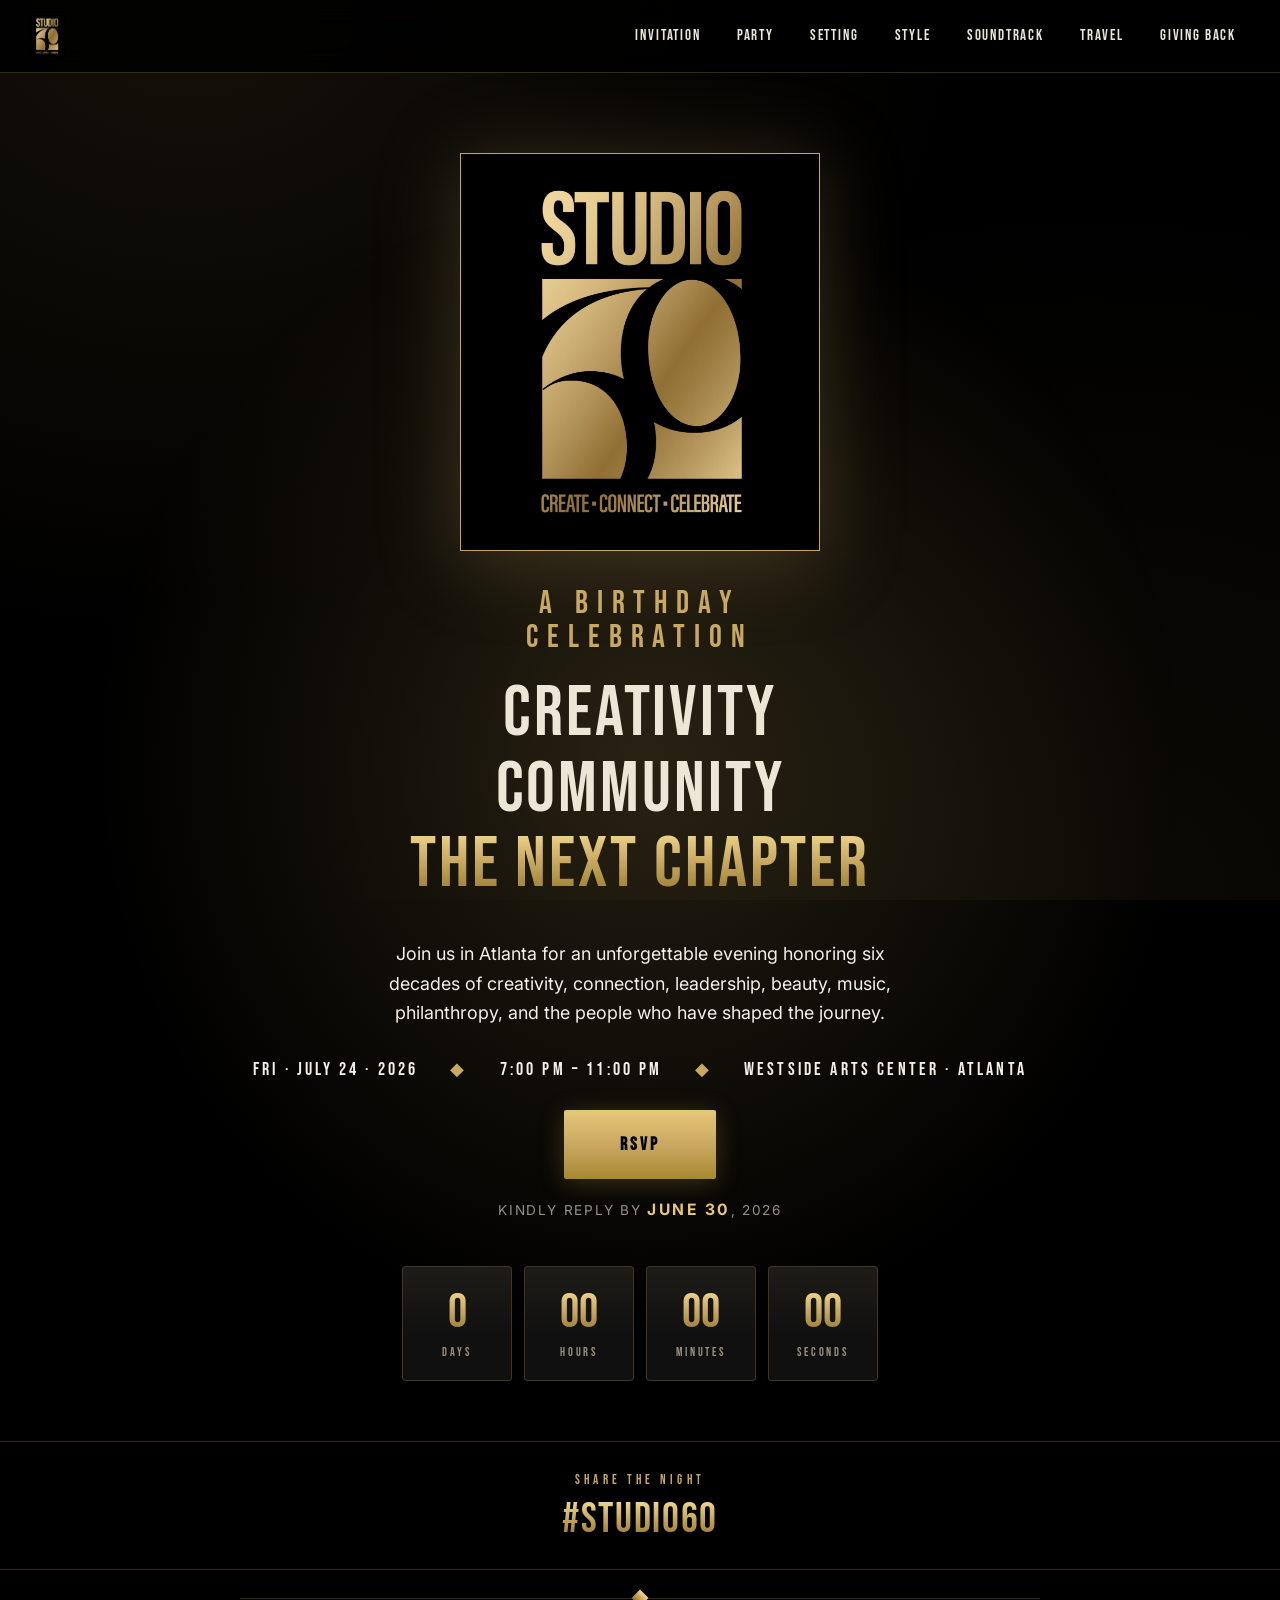
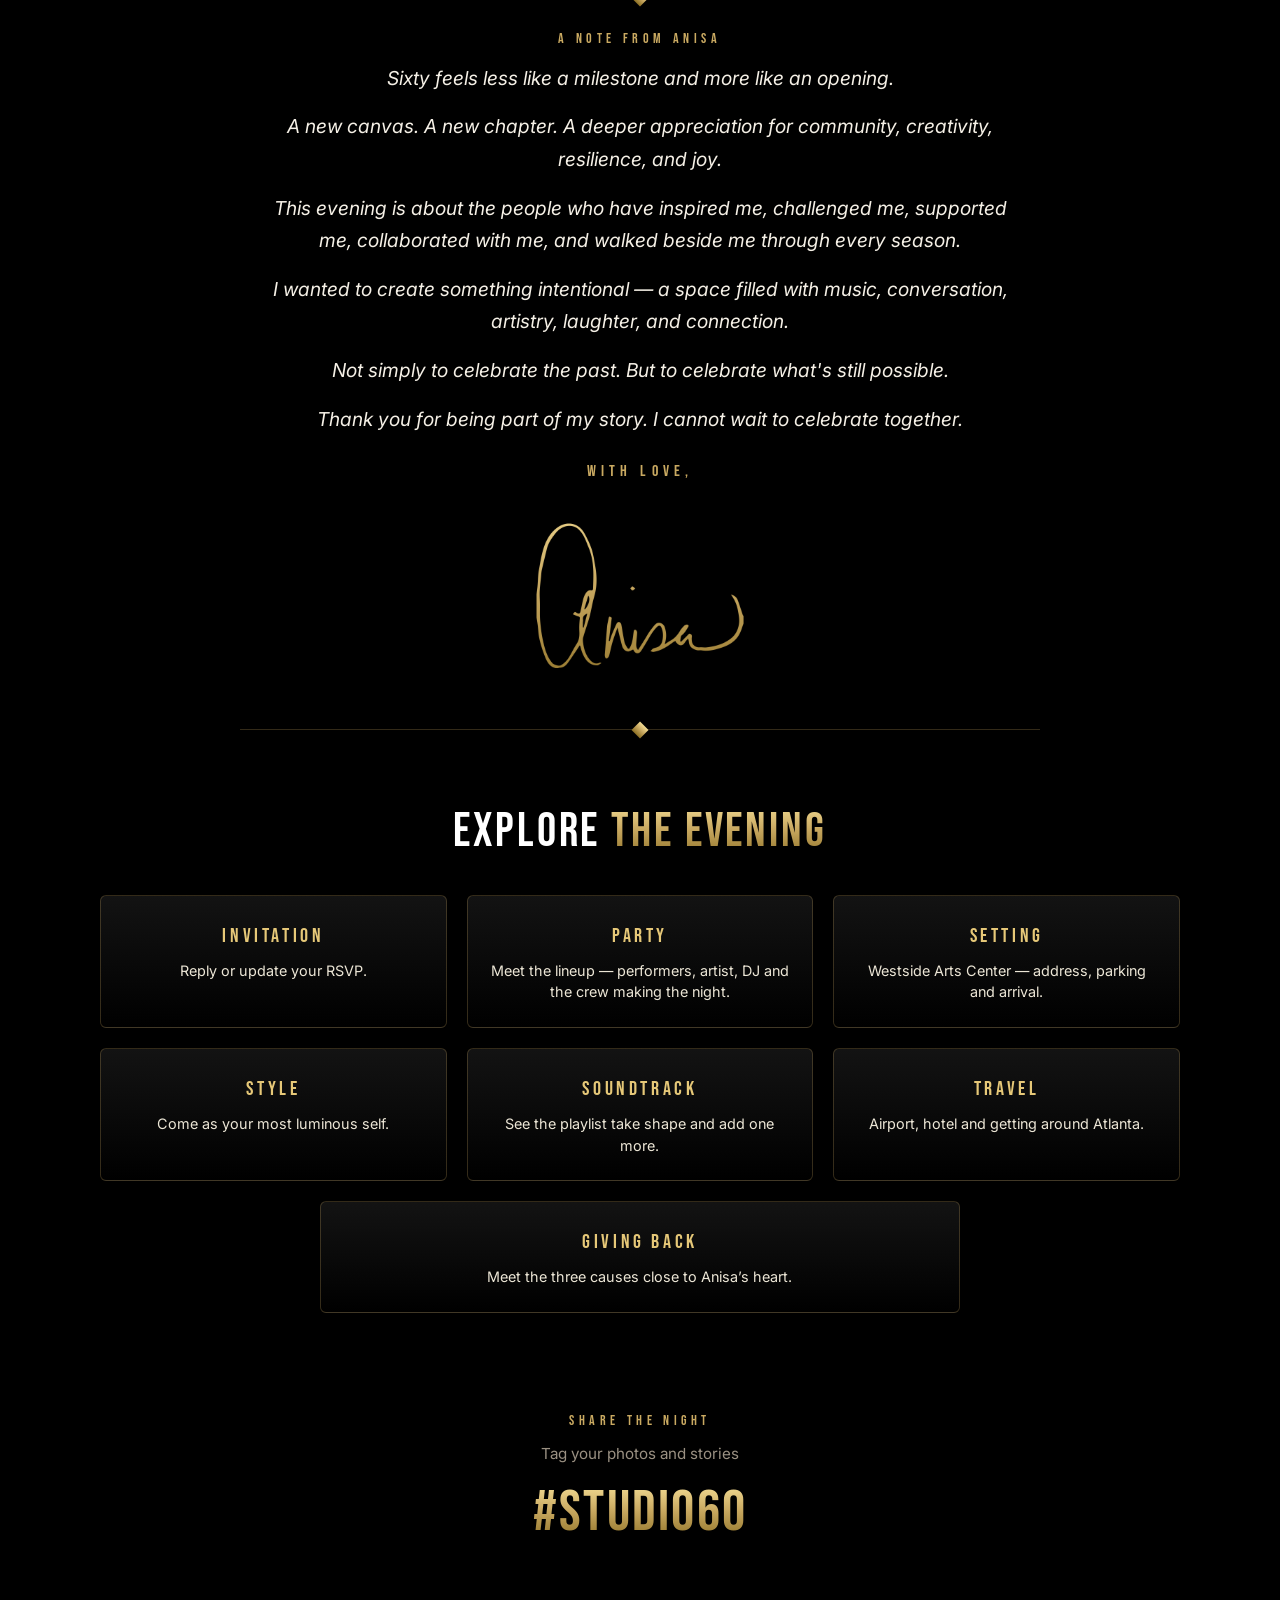
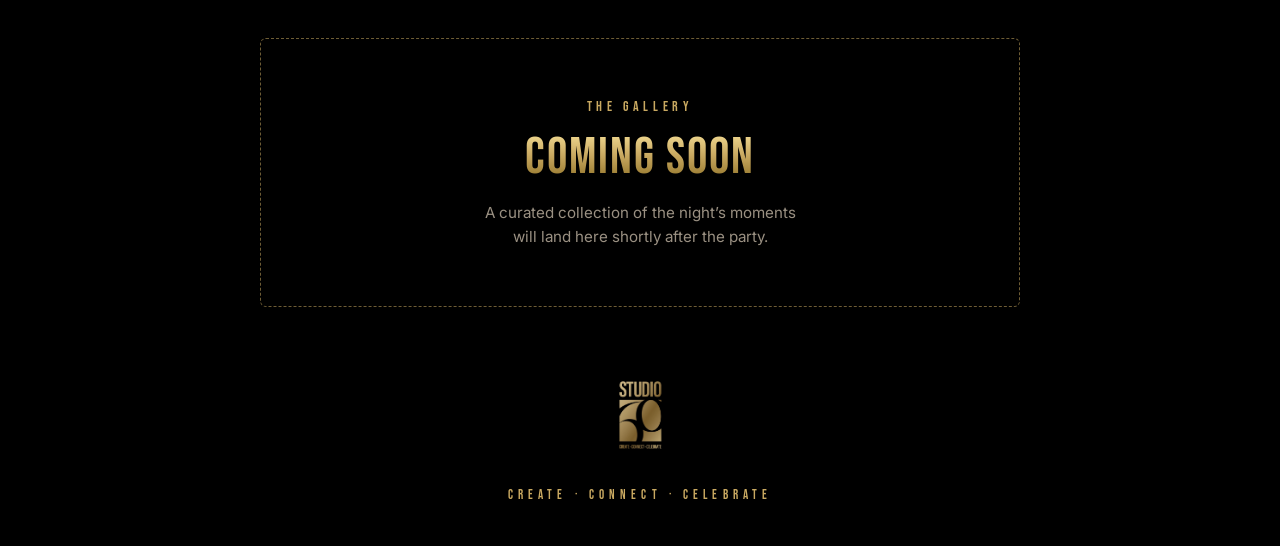
<file: index.html>
<!DOCTYPE html>
<html lang="en">
<head>
  <meta charset="UTF-8" />
  <meta name="viewport" content="width=device-width, initial-scale=1.0" />
  <title>Studio 60 — Anisa's 60th Birthday · Atlanta · July 24, 2026</title>
  <meta name="description" content="Create. Connect. Celebrate. Join Anisa for her 60th birthday at Westside Arts Center, Atlanta. Friday, July 24, 2026." />
  <link rel="icon" type="image/png" href="assets/studio60-logo.png" />
  <link rel="preconnect" href="https://fonts.googleapis.com" />
  <link rel="preconnect" href="https://fonts.gstatic.com" crossorigin />
  <link rel="preconnect" href="https://images.unsplash.com" />
  <link href="https://fonts.googleapis.com/css2?family=Bebas+Neue&family=Inter:wght@400;500;600;700&display=swap" rel="stylesheet" />
  <link rel="stylesheet" href="assets/style.css" />
</head>
<body>
  <div id="site-nav"></div>

  <main>
    <!-- HERO -->
    <section class="hero">
      <img class="hero-logo" src="assets/studio60-logo.png" alt="Studio 60 logo" />
      <div class="hero-eyebrow hero-eyebrow--lg">A Birthday<br />Celebration</div>
      <h1 class="hero-title">
        Creativity<br />
        Community<br />
        <span class="hero-title-tail gold-text">The Next Chapter</span>
      </h1>

      <p class="hero-intro">
        Join us in Atlanta for an unforgettable evening honoring six decades of creativity, connection, leadership, beauty, music, philanthropy, and the people who have shaped the journey.
      </p>

      <div class="hero-meta">
        <span>Fri · July 24 · 2026</span>
        <span class="dot">◆</span>
        <span>7:00 PM – 11:00 PM</span>
        <span class="dot">◆</span>
        <span class="venue-meta"><span>Westside Arts Center</span><span class="venue-sep"> · </span><span>Atlanta</span></span>
      </div>

      <div class="hero-cta-row" style="margin-top: 18px;">
        <a class="btn btn-large" href="rsvp.html">RSVP</a>
      </div>
      <div class="hero-rsvp-deadline">Kindly reply by <span class="deadline-line"><span class="deadline-date">June 30</span>, 2026</span></div>

      <!-- COUNTDOWN -->
      <div id="countdown" class="countdown" aria-label="Countdown to event">
        <div class="countdown-unit">
          <span class="countdown-num" id="cd-days">—</span>
          <span class="countdown-label">Days</span>
        </div>
        <div class="countdown-unit">
          <span class="countdown-num" id="cd-hours">—</span>
          <span class="countdown-label">Hours</span>
        </div>
        <div class="countdown-unit">
          <span class="countdown-num" id="cd-minutes">—</span>
          <span class="countdown-label">Minutes</span>
        </div>
        <div class="countdown-unit">
          <span class="countdown-num" id="cd-seconds">—</span>
          <span class="countdown-label">Seconds</span>
        </div>
      </div>
    </section>

    <!-- HASHTAG CALLOUT -->
    <div class="hashtag-callout">
      <div class="hashtag-callout-label">Share the night</div>
      <a class="hashtag-callout-tag" href="#share-the-night">#Studio60</a>
    </div>

    <!-- MESSAGE FROM ANISA -->
    <section class="section section-tight section-anisa-note">
      <div class="container">
        <div class="message-block message-block--note">
          <div class="section-kicker">A note from Anisa</div>
          <p class="message-quote">Sixty feels less like a milestone and more like an opening.</p>
          <p class="message-quote">A new canvas. A new chapter. A deeper appreciation for community, creativity, resilience, and joy.</p>
          <p class="message-quote">This evening is about the people who have inspired me, challenged me, supported me, collaborated with me, and walked beside me through every season.</p>
          <p class="message-quote">I wanted to create something intentional — a space filled with music, conversation, artistry, laughter, and connection.</p>
          <p class="message-quote">Not simply to celebrate the past. But to celebrate what's still possible.</p>
          <p class="message-quote">Thank you for being part of my story. I cannot wait to celebrate together.</p>
          <div class="message-sign">With Love,</div>
          <div class="signature" role="img" aria-label="Anisa"></div>
        </div>
      </div>
    </section>

    <!-- EXPLORE THE EVENING -->
    <section class="section section-tight">
      <div class="container">
        <h2 class="explore-heading">Explore <span class="gold-text">The Evening</span></h2>
        <div class="explore-grid">
          <a href="rsvp.html" class="explore-tile">
            <span class="explore-tile-title">Invitation</span>
            <span class="explore-tile-desc">Reply or update your RSVP.</span>
          </a>
          <a href="run-of-show.html" class="explore-tile">
            <span class="explore-tile-title">Party</span>
            <span class="explore-tile-desc">Meet the lineup &mdash; performers, artist, DJ and the crew making the night.</span>
          </a>
          <a href="venue.html" class="explore-tile">
            <span class="explore-tile-title">Setting</span>
            <span class="explore-tile-desc">Westside Arts Center &mdash; address, parking and arrival.</span>
          </a>
          <a href="attire.html" class="explore-tile">
            <span class="explore-tile-title">Style</span>
            <span class="explore-tile-desc">Come as your most luminous self.</span>
          </a>
          <a href="request-a-song.html" class="explore-tile">
            <span class="explore-tile-title">Soundtrack</span>
            <span class="explore-tile-desc">See the playlist take shape and add one more.</span>
          </a>
          <a href="travel.html" class="explore-tile">
            <span class="explore-tile-title">Travel</span>
            <span class="explore-tile-desc">Airport, hotel and getting around Atlanta.</span>
          </a>
          <a href="advocacy.html" class="explore-tile">
            <span class="explore-tile-title">Giving Back</span>
            <span class="explore-tile-desc">Meet the three causes close to Anisa&rsquo;s heart.</span>
          </a>
        </div>
      </div>
    </section>

    <!-- SHARE THE NIGHT -->
    <section class="section section-tight" id="share-the-night">
      <div class="container">
        <div class="share-block">
          <span class="share-kicker">Share the night</span>
          <p class="share-sub">Tag your photos and stories</p>
          <div class="share-hashtag">#Studio60</div>
        </div>
      </div>
    </section>

    <!-- GALLERY — COMING SOON -->
    <section class="section section-tight">
      <div class="container">
        <div class="gallery-placeholder">
          <span class="gallery-kicker">The Gallery</span>
          <h2 class="gallery-heading gold-text">Coming Soon</h2>
          <p class="gallery-note">A curated collection of the night&rsquo;s moments will land here shortly after the party.</p>
        </div>
      </div>
    </section>
  </main>

  <div id="site-footer"></div>

  <script src="assets/partials.js"></script>
  <script src="assets/script.js"></script>
</body>
</html>
</file>
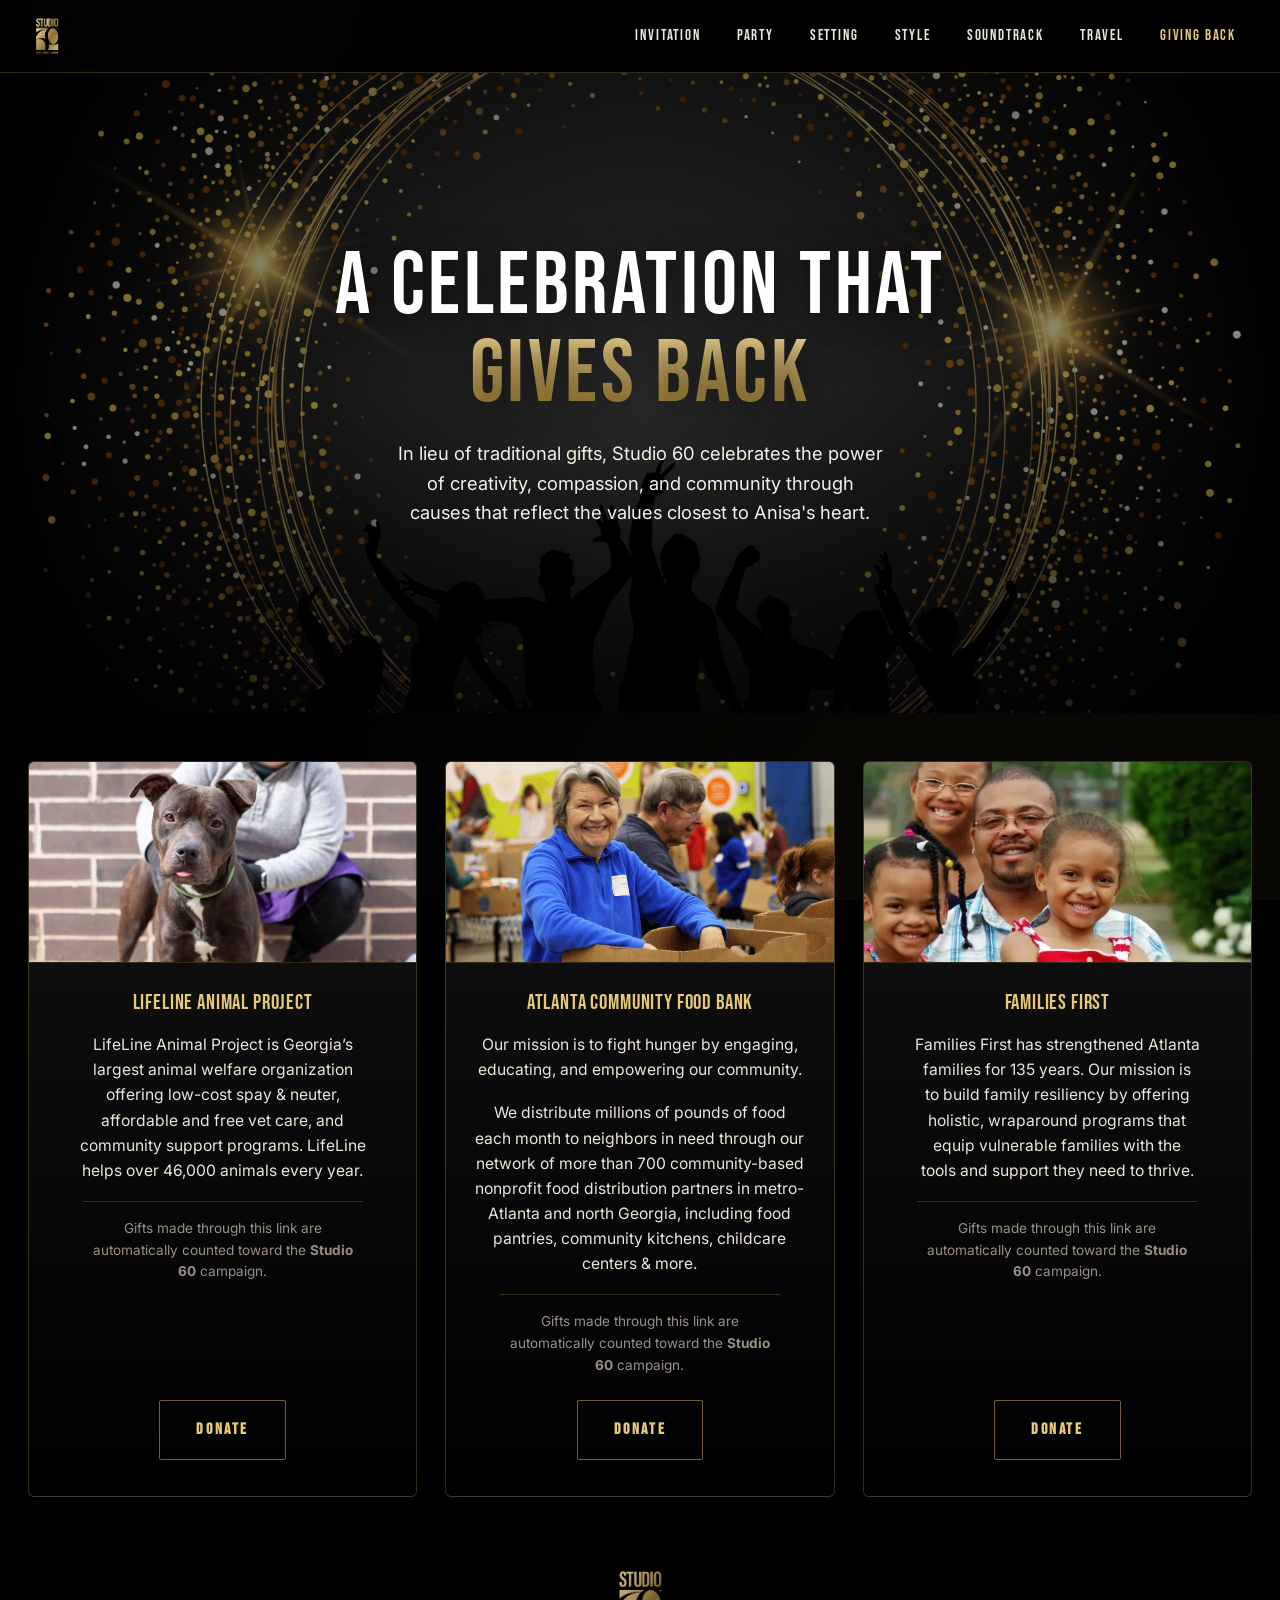
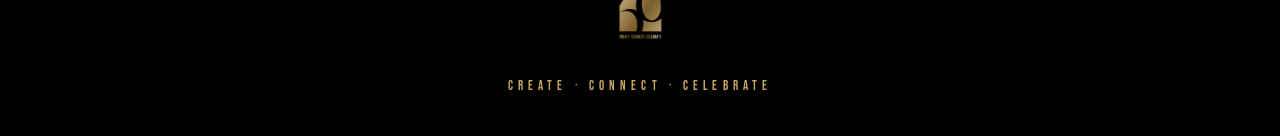
<file: advocacy.html>
<!DOCTYPE html>
<html lang="en">
<head>
  <meta charset="UTF-8" />
  <meta name="viewport" content="width=device-width, initial-scale=1.0" />
  <title>Advocacy · Studio 60</title>
  <link rel="icon" type="image/png" href="assets/studio60-logo.png" />
  <link rel="preconnect" href="https://fonts.googleapis.com" />
  <link rel="preconnect" href="https://fonts.gstatic.com" crossorigin />
  <link href="https://fonts.googleapis.com/css2?family=Bebas+Neue&family=Inter:wght@400;500;600;700&display=swap" rel="stylesheet" />
  <link rel="stylesheet" href="assets/style.css" />
</head>
<body>
  <div id="site-nav"></div>

  <main>
    <!-- PAGE BANNER -->
    <section class="page-banner page-banner--tall" style="background-image: url('images/advocacy-banner.jpg');">
      <div class="page-banner-inner">
        <h1 class="page-banner-title">A celebration that<br /><span class="gold-text">gives back</span></h1>
        <p class="page-banner-sub balance">In lieu of traditional gifts, Studio 60 celebrates the power of creativity, compassion, and community through causes that reflect the values closest to Anisa's heart.</p>
      </div>
    </section>

    <!-- CHARITIES -->
    <section class="section section-tight">
      <div class="container">
        <div class="charity-grid">
          <div class="charity-card charity-card--with-image">
            <figure class="charity-image">
              <img src="images/lifeline-wayne.jpeg" alt="A LifeLine Animal Project staff member with a rescue dog" loading="lazy" />
            </figure>
            <h3 class="charity-name">LifeLine Animal Project</h3>
            <p class="charity-desc balance">LifeLine Animal Project is Georgia&rsquo;s largest animal welfare organization offering low-cost spay &amp; neuter, affordable and free vet care, and community support programs. LifeLine helps over 46,000 animals every year.</p>
            <p class="charity-memo">Gifts made through this link are automatically counted toward the <strong>Studio 60</strong> campaign.</p>
            <a class="btn btn-ghost" href="https://host.nxt.blackbaud.com/donor-form?svcid=renxt&amp;formId=9568ff95-1cdc-4532-84ca-9cf64a7f66dc&amp;envid=p-vV4e0Cp9P0CBmIBml051mg&amp;zone=usa" target="_blank" rel="noopener">Donate</a>
          </div>

          <div class="charity-card charity-card--with-image">
            <figure class="charity-image">
              <img src="images/acfb-volunteer.jpg" alt="An Atlanta Community Food Bank volunteer smiling beside a stack of donation boxes" loading="lazy" />
            </figure>
            <h3 class="charity-name">Atlanta Community Food Bank</h3>
            <p class="charity-desc balance">Our mission is to fight hunger by engaging, educating, and empowering our community.</p>
            <p class="charity-desc balance">We distribute millions of pounds of food each month to neighbors in need through our network of more than 700 community-based nonprofit food distribution partners in metro-Atlanta and north Georgia, including food pantries, community kitchens, childcare centers &amp; more.</p>
            <p class="charity-memo">Gifts made through this link are automatically counted toward the <strong>Studio 60</strong> campaign.</p>
            <a class="btn btn-ghost" href="https://give.acfb.org/anisa60" target="_blank" rel="noopener">Donate</a>
          </div>

          <div class="charity-card charity-card--with-image">
            <figure class="charity-image">
              <img src="images/families-first.jpg" alt="A father smiling with his three young daughters" loading="lazy" style="object-position: center top;" />
            </figure>
            <h3 class="charity-name">Families First</h3>
            <p class="charity-desc balance">Families First has strengthened Atlanta families for 135 years. Our mission is to build family resiliency by offering holistic, wraparound programs that equip vulnerable families with the tools and support they need to thrive.</p>
            <p class="charity-memo">Gifts made through this link are automatically counted toward the <strong>Studio 60</strong> campaign.</p>
            <a class="btn btn-ghost" href="https://secure.givelively.org/donate/families-first-inc-atlanta-ga/fueling-futures-studio-60-families-first" target="_blank" rel="noopener">Donate</a>
          </div>
        </div>
      </div>
    </section>
  </main>

  <div id="site-footer"></div>

  <script src="assets/partials.js"></script>
  <script src="assets/script.js"></script>
</body>
</html>
</file>
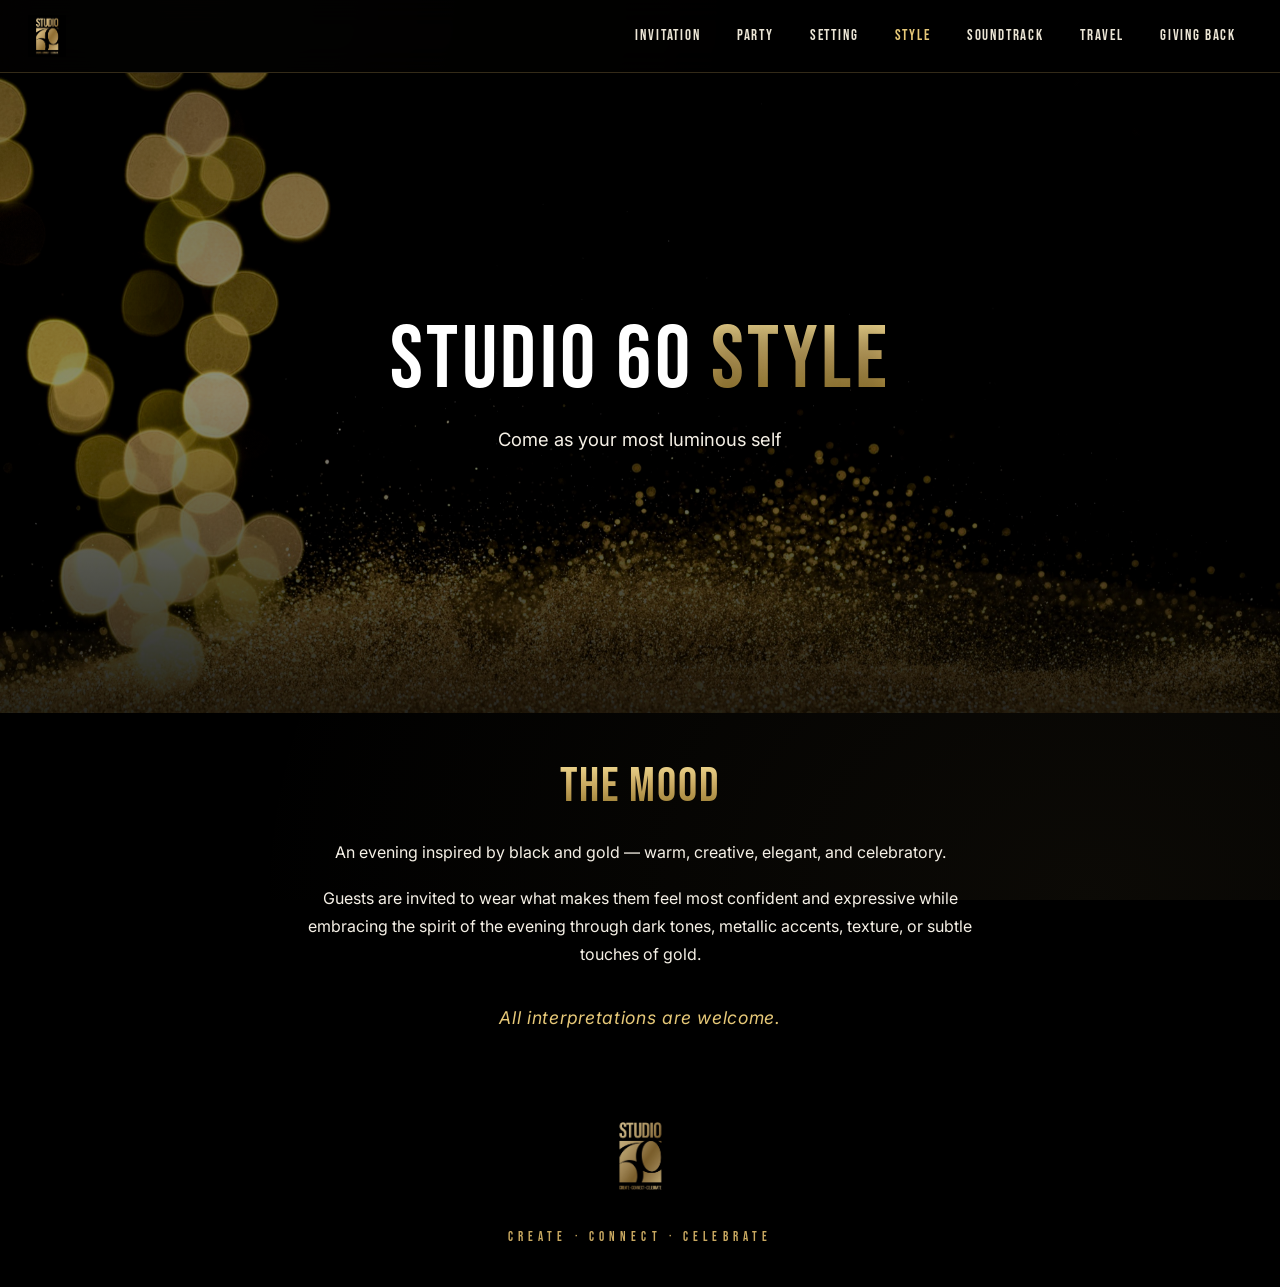
<file: attire.html>
<!DOCTYPE html>
<html lang="en">
<head>
  <meta charset="UTF-8" />
  <meta name="viewport" content="width=device-width, initial-scale=1.0" />
  <title>Attire · Studio 60</title>
  <link rel="icon" type="image/png" href="assets/studio60-logo.png" />
  <link rel="preconnect" href="https://fonts.googleapis.com" />
  <link rel="preconnect" href="https://fonts.gstatic.com" crossorigin />
  <link href="https://fonts.googleapis.com/css2?family=Bebas+Neue&family=Inter:wght@400;500;600;700&display=swap" rel="stylesheet" />
  <link rel="stylesheet" href="assets/style.css" />
</head>
<body>
  <div id="site-nav"></div>

  <main>
    <!-- PAGE BANNER -->
    <section class="page-banner page-banner--tall" style="background-image: url('images/bokeh-gold.jpg'); background-position: left center;">
      <div class="page-banner-inner">
        <h1 class="page-banner-title">Studio 60 <span class="gold-text">Style</span></h1>
        <p class="page-banner-sub">Come as your most luminous self</p>
      </div>
    </section>

    <section class="section section-tight">
      <div class="container">
        <div class="attire-block">
          <h2 class="section-title gold-text">The Mood</h2>
          <p class="prose prose-center">
            An evening inspired by black and gold — warm, creative, elegant, and celebratory.
          </p>
          <p class="prose prose-center">
            Guests are invited to wear what makes them feel most confident and expressive while embracing the spirit of the evening through dark tones, metallic accents, texture, or subtle touches of gold.
          </p>
          <p class="attire-coda">All interpretations are welcome.</p>
        </div>
      </div>
    </section>
  </main>

  <div id="site-footer"></div>

  <script src="assets/partials.js"></script>
  <script src="assets/script.js"></script>
</body>
</html>
</file>
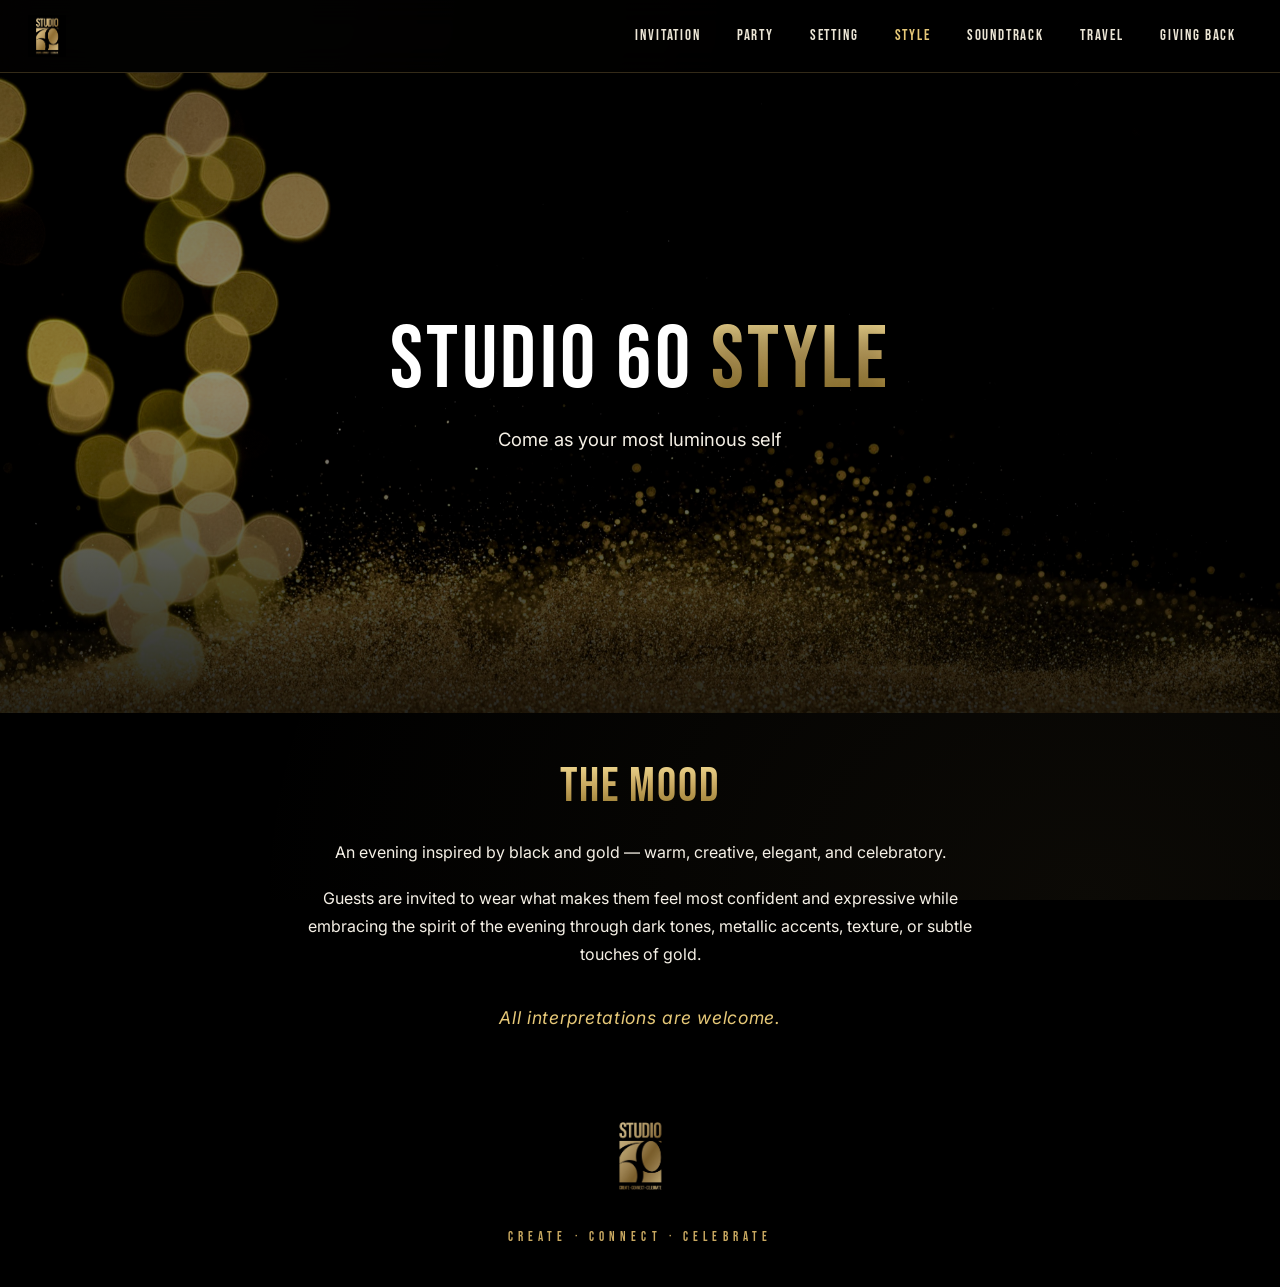
<file: dress-code.html>
<!DOCTYPE html>
<html lang="en">
<head>
  <meta charset="UTF-8" />
  <meta http-equiv="refresh" content="0; url=attire.html" />
  <link rel="canonical" href="attire.html" />
  <title>Redirecting to Attire · Studio 60</title>
  <script>window.location.replace('attire.html');</script>
</head>
<body>
  <p>This page has moved. Redirecting to <a href="attire.html">Attire</a>…</p>
</body>
</html>
</file>
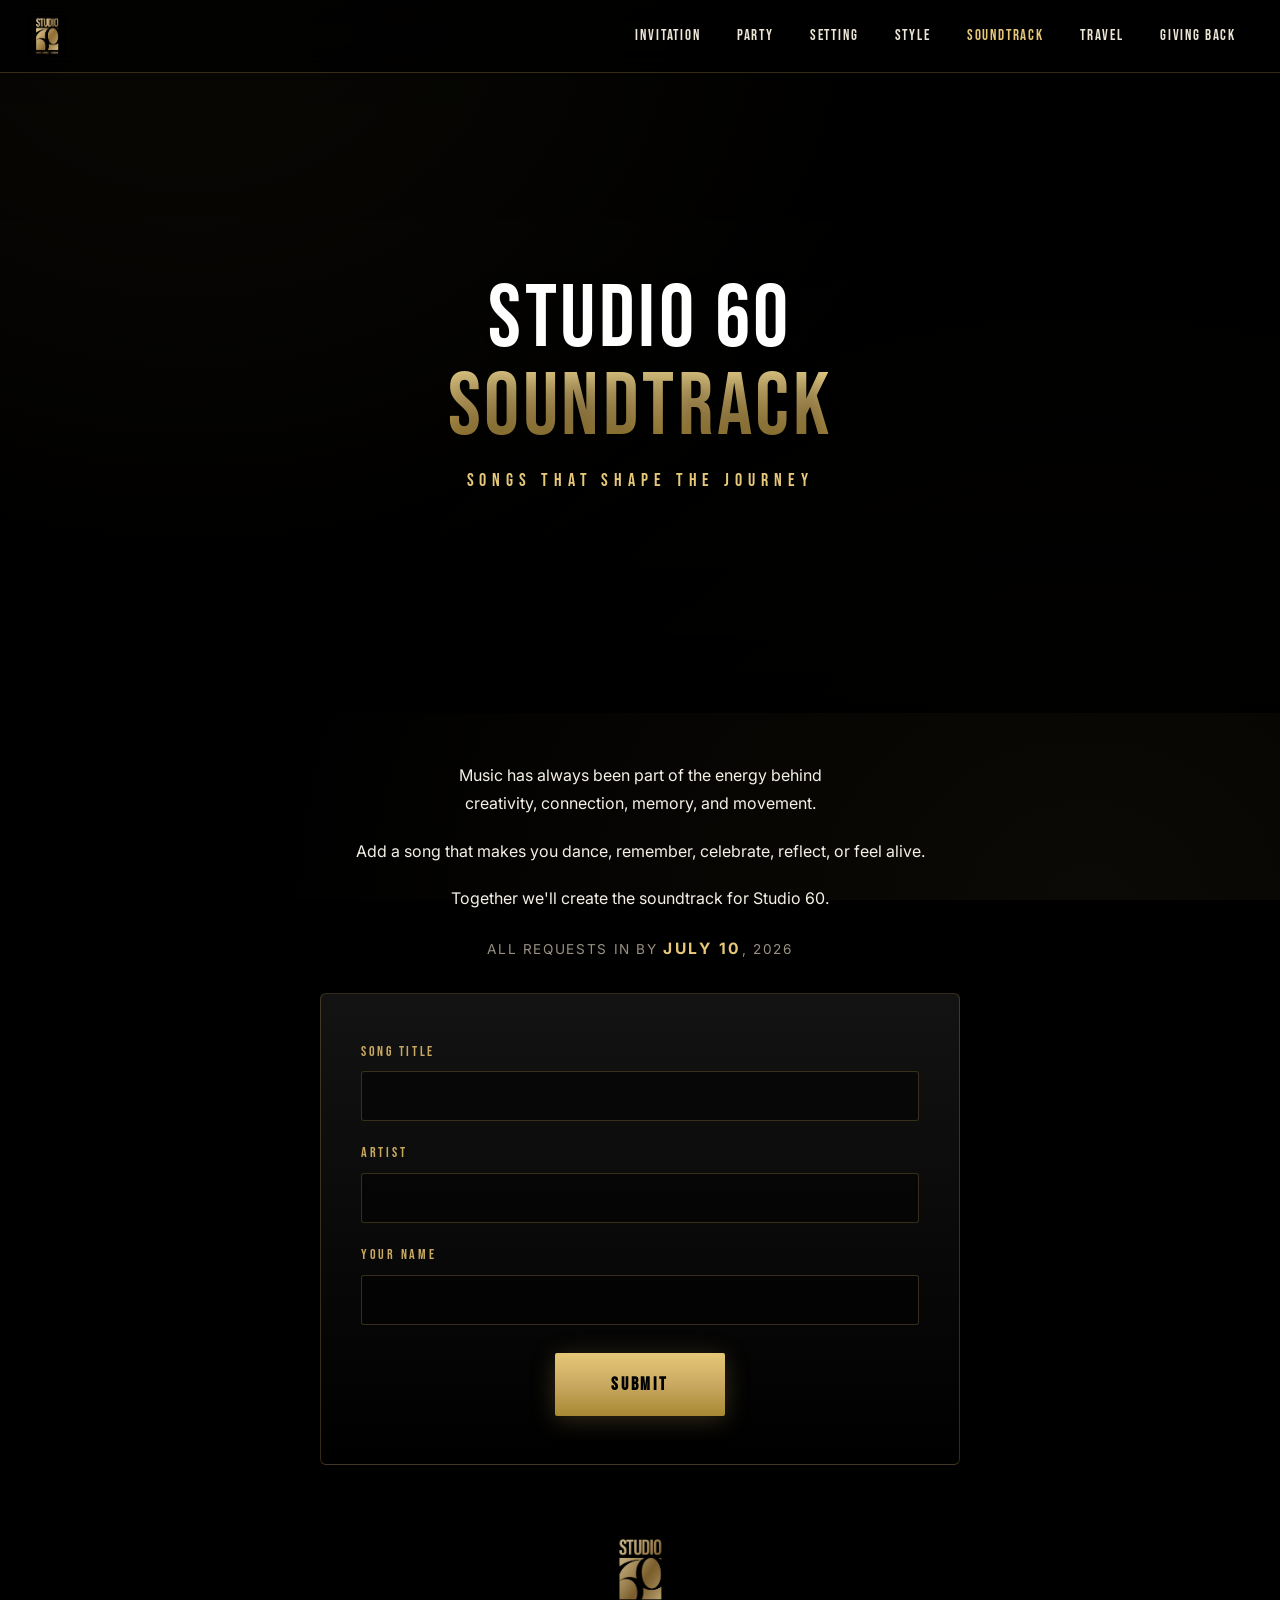
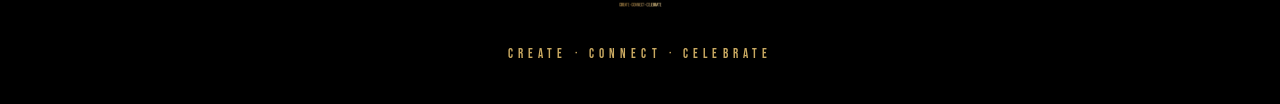
<file: request-a-song.html>
<!DOCTYPE html>
<html lang="en">
<head>
  <meta charset="UTF-8" />
  <meta name="viewport" content="width=device-width, initial-scale=1.0" />
  <title>Soundtrack · Studio 60</title>
  <link rel="icon" type="image/png" href="assets/studio60-logo.png" />
  <link rel="preconnect" href="https://fonts.googleapis.com" />
  <link rel="preconnect" href="https://fonts.gstatic.com" crossorigin />
  <link rel="preconnect" href="https://images.unsplash.com" />
  <link href="https://fonts.googleapis.com/css2?family=Bebas+Neue&family=Inter:wght@400;500;600;700&display=swap" rel="stylesheet" />
  <link rel="stylesheet" href="assets/style.css" />
</head>
<body>
  <div id="site-nav"></div>

  <main>
    <!-- PAGE BANNER -->
    <section class="page-banner page-banner--tall" style="background-image: url('https://images.unsplash.com/photo-1616714109948-c74fe5029a4d?auto=format&fit=crop&w=2000&q=70');">
      <div class="page-banner-inner">
        <h1 class="page-banner-title soundtrack-lockup">
          Studio 60<br /><span class="gold-text">Soundtrack</span>
        </h1>
        <p class="soundtrack-tagline">Songs that shape the journey</p>
      </div>
    </section>

    <section class="section section-tight">
      <div class="container">
        <div class="prose prose-center prose-balance" style="margin-bottom: 24px;">
          <p>Music has always been part of the energy behind creativity, connection, memory, and movement.</p>
          <p>Add a song that makes you dance, remember, celebrate, reflect, or feel alive.</p>
          <p>Together we'll create the soundtrack for Studio 60.</p>
        </div>

        <p class="song-deadline">All requests in by <span class="deadline-line"><span class="deadline-date">July 10</span>, 2026</span></p>

        <!-- Already requested list -->
        <div class="songs-shown" data-songs data-songs-endpoint="https://script.google.com/macros/s/AKfycbz8eIT60QlVLCfSkg14uDk0X7Exgmd-wQ-vmLgtz6C3yXdjjrlkIEhwbaIxdG2hghHlvQ/exec">
          <h2 class="songs-shown-heading">Already Requested</h2>
          <p class="songs-shown-status" data-songs-status>Loading the list…</p>
          <ul class="songs-list" data-songs-list></ul>
        </div>

        <div id="song-success" class="form-success">
          <h3>Got it — added to the queue.</h3>
          <p>Want to send another? Just submit again.</p>
        </div>

        <form class="form-card" data-form data-endpoint="https://script.google.com/macros/s/AKfycbz8eIT60QlVLCfSkg14uDk0X7Exgmd-wQ-vmLgtz6C3yXdjjrlkIEhwbaIxdG2hghHlvQ/exec" data-success="song-success">
          <div class="form-row">
            <label for="song-name">Song title</label>
            <input id="song-name" type="text" name="song" required />
          </div>

          <div class="form-row">
            <label for="song-artist">Artist</label>
            <input id="song-artist" type="text" name="artist" required />
          </div>

          <div class="form-row">
            <label for="song-from">Your name</label>
            <input id="song-from" type="text" name="from" required />
          </div>

          <div class="center" style="margin-top: 28px;">
            <button class="btn btn-large" type="submit">Submit</button>
          </div>
        </form>
      </div>
    </section>
  </main>

  <div id="site-footer"></div>

  <script src="assets/partials.js"></script>
  <script src="assets/script.js"></script>
</body>
</html>
</file>
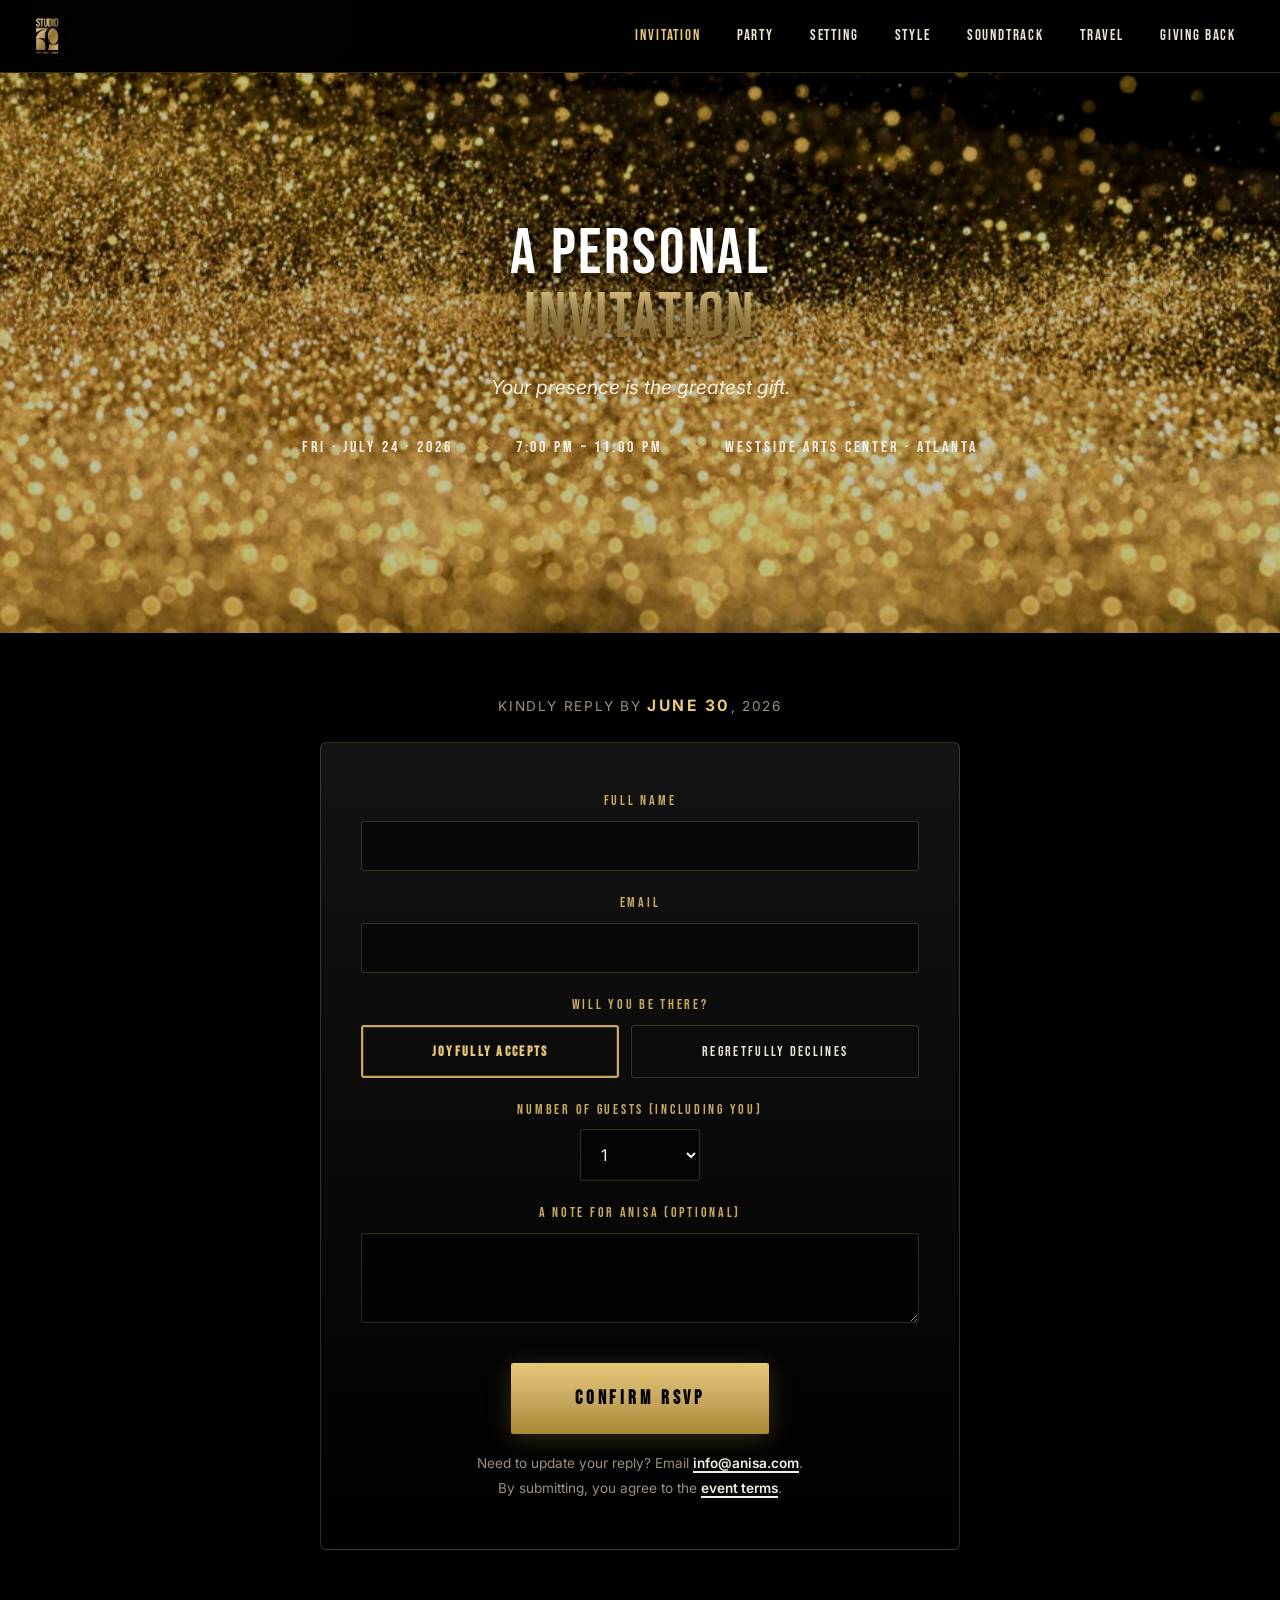
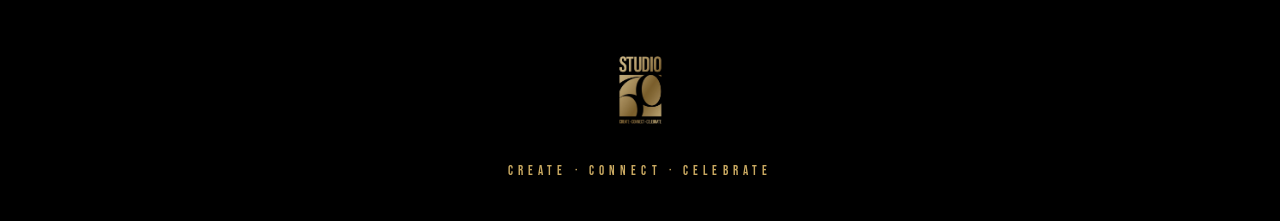
<file: rsvp.html>
<!DOCTYPE html>
<html lang="en">
<head>
  <meta charset="UTF-8" />
  <meta name="viewport" content="width=device-width, initial-scale=1.0" />
  <title>RSVP · Studio 60 — Anisa's 60th</title>
  <link rel="icon" type="image/png" href="assets/studio60-logo.png" />
  <link rel="preconnect" href="https://fonts.googleapis.com" />
  <link rel="preconnect" href="https://fonts.gstatic.com" crossorigin />
  <link href="https://fonts.googleapis.com/css2?family=Bebas+Neue&family=Inter:wght@400;500;600;700&display=swap" rel="stylesheet" />
  <link rel="stylesheet" href="assets/style.css" />
</head>
<body>
  <div id="site-nav"></div>

  <main>
    <!-- RSVP HERO -->
    <section class="rsvp-hero">
      <div class="rsvp-hero-image" aria-hidden="true"></div>

      <div class="rsvp-hero-intro">
        <h1 class="rsvp-hero-title">A Personal<br /><span class="gold-text">Invitation</span></h1>
        <p class="rsvp-hero-tagline">Your presence is the greatest gift.</p>

        <div class="rsvp-hero-meta">
          <span>Fri · July 24 · 2026</span>
          <span class="dot">◆</span>
          <span>7:00 PM – 11:00 PM</span>
          <span class="dot">◆</span>
          <span class="venue-meta"><span>Westside Arts Center</span><span class="venue-sep"> · </span><span>Atlanta</span></span>
        </div>
      </div>

      <div class="rsvp-hero-form">
        <p class="rsvp-hero-reply">Kindly reply by <span class="deadline-line"><span class="deadline-date">June 30</span>, 2026</span></p>

        <div id="rsvp-success" class="form-success">
          <h3>Thank you — you're on the list.</h3>
          <p>We'll be in touch closer to the date with any final details. See you July 24th.</p>
        </div>

        <div id="rsvp-success-decline" class="form-success">
          <h3>Thank you for letting us know.</h3>
          <p>You'll be missed — but we appreciate you sending word. Anisa will get any note you left above.</p>
        </div>

        <form class="form-card" data-form data-endpoint="https://script.google.com/macros/s/AKfycbw0qEvRJRqqSmYw0nmBTkVqltU2WdFBPO6oi6M6k1VzZDacdWNatGOZW0fJidljvO0H/exec" data-success="rsvp-success" data-success-decline="rsvp-success-decline">
          <div class="form-row">
            <label for="rsvp-name">Full name</label>
            <input id="rsvp-name" type="text" name="name" required />
          </div>

          <div class="form-row">
            <label for="rsvp-email">Email</label>
            <input id="rsvp-email" type="email" name="email" required />
          </div>

          <div class="form-row">
            <label>Will you be there?</label>
            <div class="radio-group">
              <div class="radio-pill">
                <input id="rsvp-yes" type="radio" name="attending" value="yes" checked />
                <label for="rsvp-yes">Joyfully accepts</label>
              </div>
              <div class="radio-pill">
                <input id="rsvp-no" type="radio" name="attending" value="no" />
                <label for="rsvp-no">Regretfully declines</label>
              </div>
            </div>
          </div>

          <div class="form-row">
            <label for="rsvp-guests">Number of guests (including you)</label>
            <select id="rsvp-guests" name="guests" class="select-narrow">
              <option value="1">1</option>
              <option value="2">2</option>
            </select>
          </div>

          <div class="form-row">
            <label for="rsvp-note">A note for Anisa (optional)</label>
            <textarea id="rsvp-note" name="note" rows="3"></textarea>
          </div>

          <div class="center" style="margin-top: 32px;">
            <button class="btn btn-large btn-confirm" type="submit">Confirm RSVP</button>
          </div>
          <div class="center" style="margin-top: 16px;">
            <span class="help" style="color: var(--text-mute); font-size: 0.85rem;">
              Need to update your reply? Email <a class="inline" href="mailto:info@anisa.com">info@anisa.com</a>.<br />
              By submitting, you agree to the <a class="inline" href="terms.html">event terms</a>.
            </span>
          </div>
        </form>
      </div>
    </section>
  </main>

  <div id="site-footer"></div>

  <script src="assets/partials.js"></script>
  <script src="assets/script.js"></script>
</body>
</html>
</file>
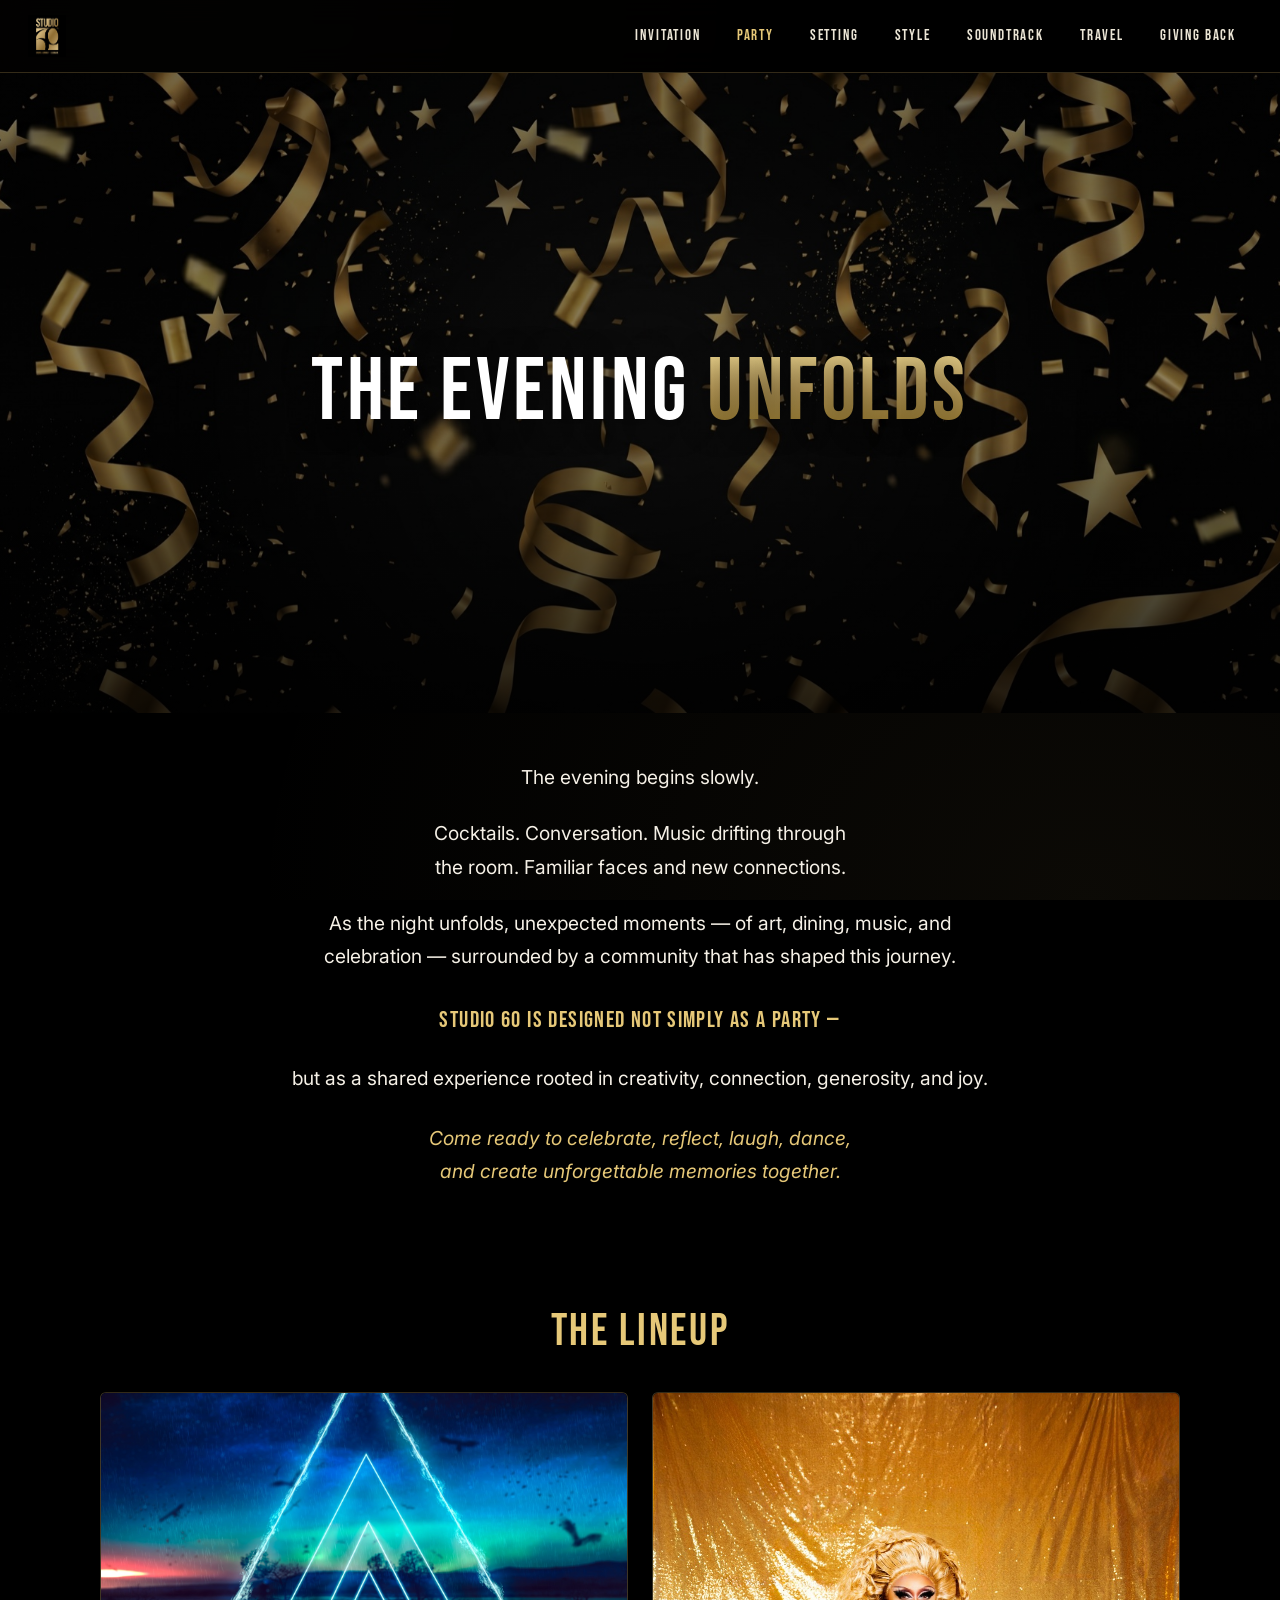
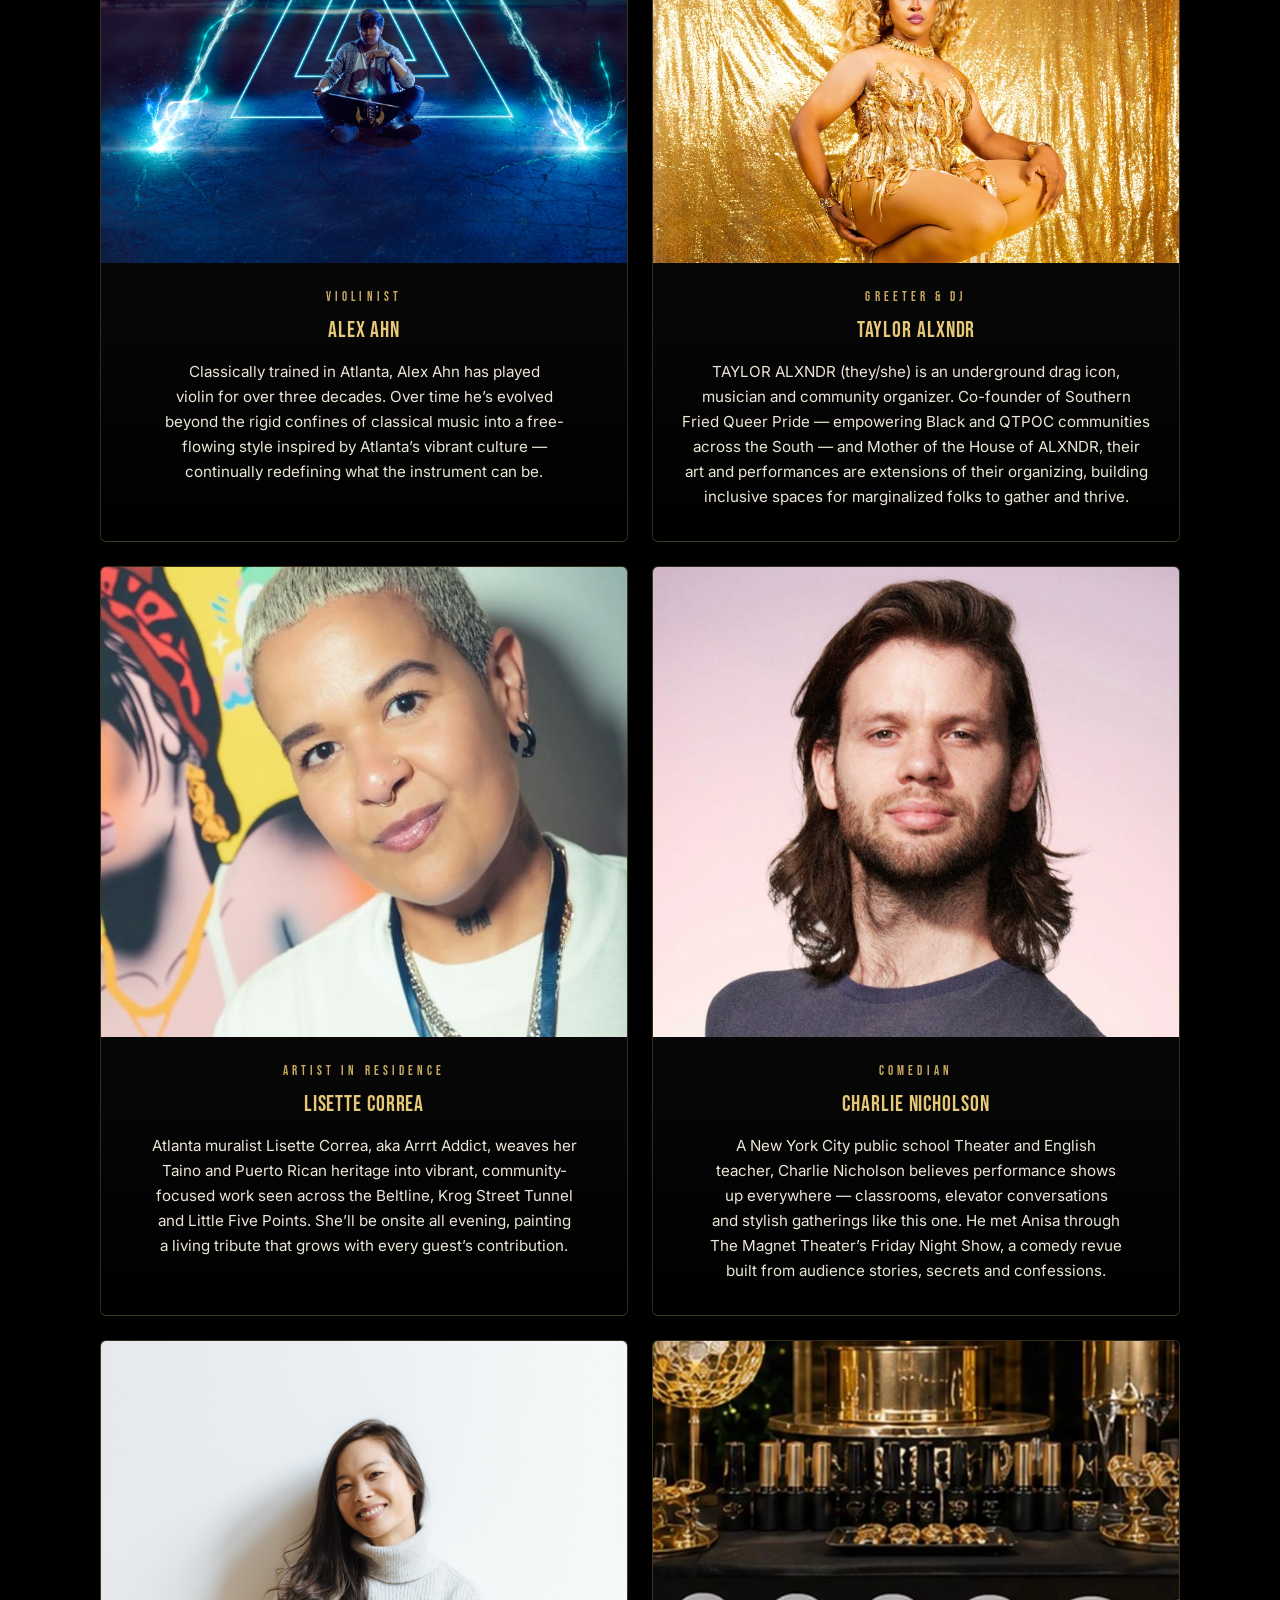
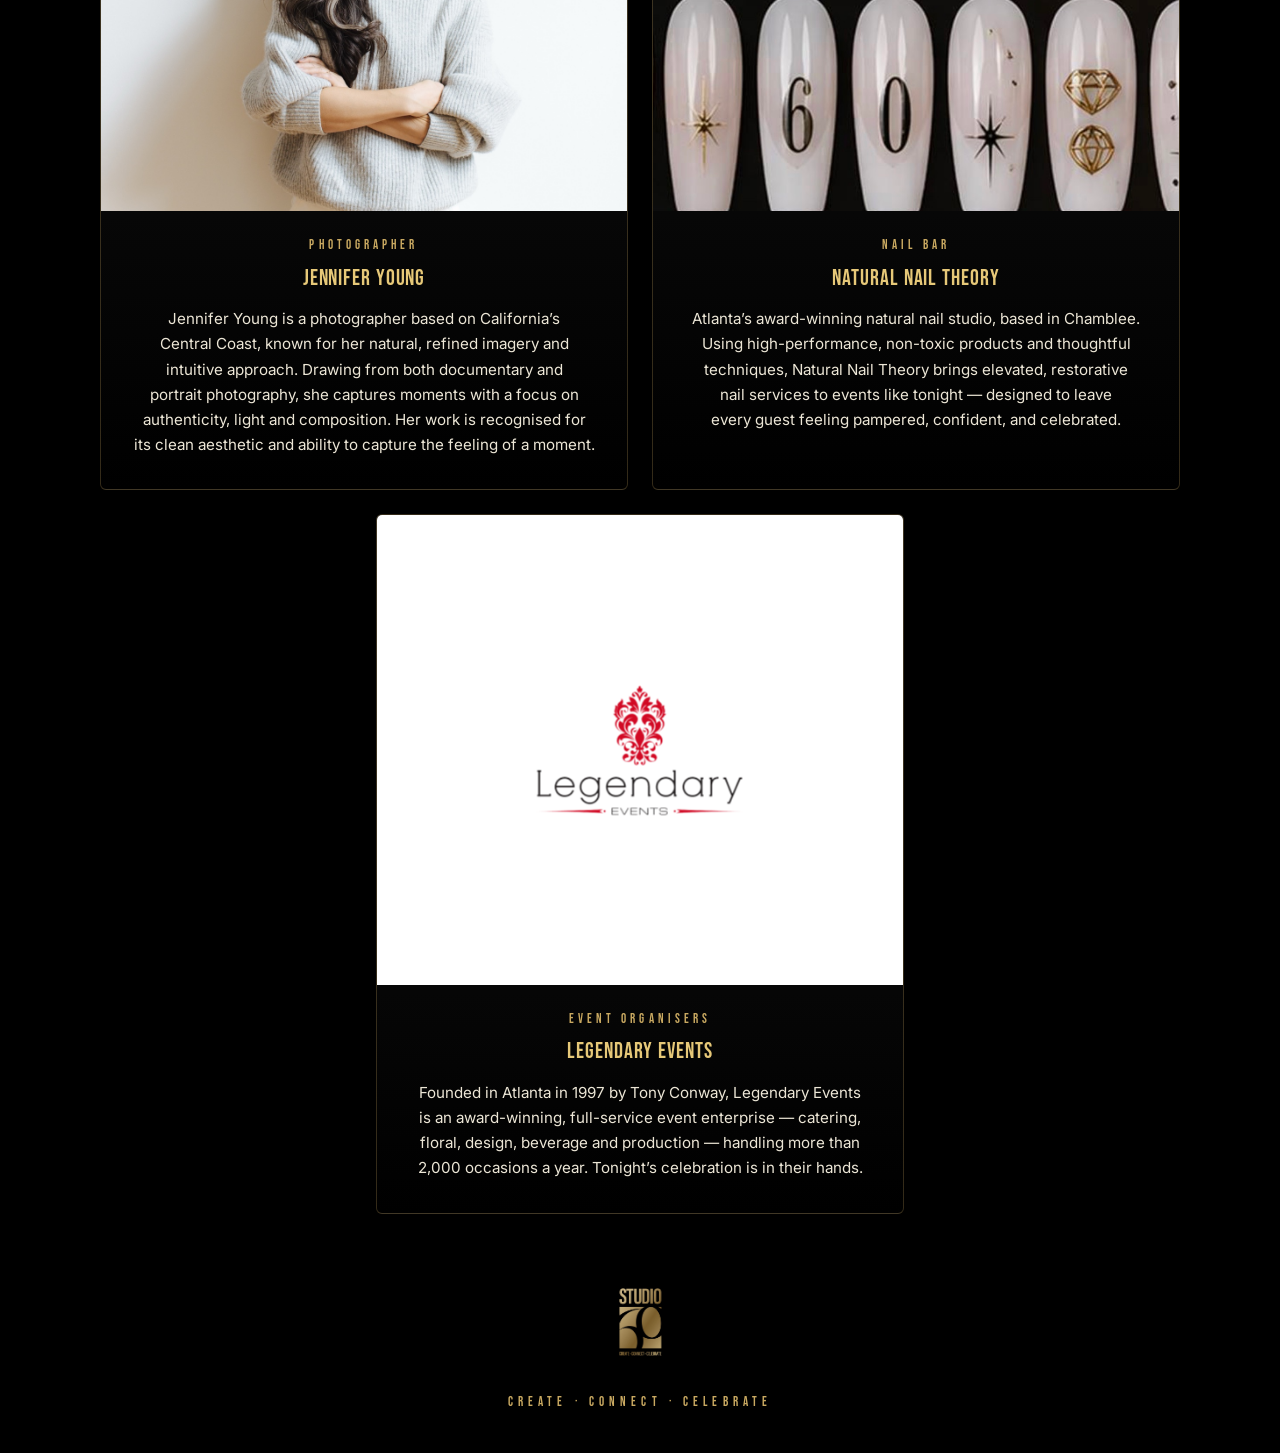
<file: run-of-show.html>
<!DOCTYPE html>
<html lang="en">
<head>
  <meta charset="UTF-8" />
  <meta name="viewport" content="width=device-width, initial-scale=1.0" />
  <title>The Evening Unfolds · Studio 60</title>
  <link rel="icon" type="image/png" href="assets/studio60-logo.png" />
  <link rel="preconnect" href="https://fonts.googleapis.com" />
  <link rel="preconnect" href="https://fonts.gstatic.com" crossorigin />
  <link href="https://fonts.googleapis.com/css2?family=Bebas+Neue&family=Inter:wght@400;500;600;700&display=swap" rel="stylesheet" />
  <link rel="stylesheet" href="assets/style.css" />
</head>
<body>
  <div id="site-nav"></div>

  <main>
    <!-- PAGE BANNER -->
    <section class="page-banner page-banner--tall" style="background-image: url('images/party-banner.jpg');">
      <div class="page-banner-inner">
        <h1 class="page-banner-title">The Evening <span class="gold-text">Unfolds</span></h1>
      </div>
    </section>

    <!-- NARRATIVE -->
    <section class="section section-tight">
      <div class="container">
        <div class="ros-narrative prose-balance">
          <p>The evening begins slowly.</p>
          <p>Cocktails. Conversation. Music drifting through the room. Familiar faces and new connections.</p>
          <p>As the night unfolds, unexpected moments &mdash; of art, dining, music, and celebration &mdash; surrounded by a community that has shaped this journey.</p>
          <p class="ros-emphasis">Studio 60 is designed not simply as a party &mdash;</p>
          <p>but as a shared experience rooted in creativity, connection, generosity, and joy.</p>
          <p class="ros-closing">Come ready to celebrate, reflect, laugh, dance, and create unforgettable memories together.</p>
        </div>
      </div>
    </section>

    <!-- THE LINEUP -->
    <section class="section section-tight">
      <div class="container">
        <h2 class="lineup-heading">The Lineup</h2>

        <div class="lineup-grid">
          <article class="lineup-card lineup-card--with-image">
            <figure class="lineup-image">
              <img src="images/alex-ahn.jpg" alt="Alex Ahn playing electric violin amid neon triangles and aurora lights" loading="lazy" />
            </figure>
            <span class="lineup-role">Violinist</span>
            <h3 class="lineup-name">Alex Ahn</h3>
            <p class="lineup-bio balance">Classically trained in Atlanta, Alex Ahn has played violin for over three decades. Over time he&rsquo;s evolved beyond the rigid confines of classical music into a free-flowing style inspired by Atlanta&rsquo;s vibrant culture &mdash; continually redefining what the instrument can be.</p>
          </article>

          <article class="lineup-card lineup-card--with-image">
            <figure class="lineup-image">
              <img src="images/taylor-alxndr.jpg" alt="TAYLOR ALXNDR in a gold sequin look against a shimmering gold backdrop" loading="lazy" style="object-position: center top;" />
            </figure>
            <span class="lineup-role">Greeter &amp; DJ</span>
            <h3 class="lineup-name">TAYLOR ALXNDR</h3>
            <p class="lineup-bio balance">TAYLOR ALXNDR (they/she) is an underground drag icon, musician and community organizer. Co-founder of Southern Fried Queer Pride &mdash; empowering Black and QTPOC communities across the South &mdash; and Mother of the House of ALXNDR, their art and performances are extensions of their organizing, building inclusive spaces for marginalized folks to gather and thrive.</p>
          </article>

          <article class="lineup-card lineup-card--with-image">
            <figure class="lineup-image">
              <img src="images/arrrt-addict.jpg" alt="Lisette Correa (Arrrt Addict) throwing a peace sign in front of one of her colourful pop-art murals" loading="lazy" />
            </figure>
            <span class="lineup-role">Artist in Residence</span>
            <h3 class="lineup-name">Lisette Correa</h3>
            <p class="lineup-bio balance">Atlanta muralist Lisette Correa, aka Arrrt Addict, weaves her Taino and Puerto Rican heritage into vibrant, community-focused work seen across the Beltline, Krog Street Tunnel and Little Five Points. She&rsquo;ll be onsite all evening, painting a living tribute that grows with every guest&rsquo;s contribution.</p>
          </article>

          <article class="lineup-card lineup-card--with-image">
            <figure class="lineup-image">
              <img src="images/charlie-nicholson.jpg" alt="Charlie Nicholson, a softly-smiling comedian with long brown hair against a pink gradient backdrop" loading="lazy" />
            </figure>
            <span class="lineup-role">Comedian</span>
            <h3 class="lineup-name">Charlie Nicholson</h3>
            <p class="lineup-bio balance">A New York City public school Theater and English teacher, Charlie Nicholson believes performance shows up everywhere &mdash; classrooms, elevator conversations and stylish gatherings like this one. He met Anisa through The Magnet Theater&rsquo;s Friday Night Show, a comedy revue built from audience stories, secrets and confessions.</p>
          </article>

          <article class="lineup-card lineup-card--with-image">
            <figure class="lineup-image">
              <img src="images/jennifer-young.jpg" alt="Photographer Jennifer Young in a soft grey turtleneck, arms crossed, smiling against a light studio wall" loading="lazy" />
            </figure>
            <span class="lineup-role">Photographer</span>
            <h3 class="lineup-name">Jennifer Young</h3>
            <p class="lineup-bio balance">Jennifer Young is a photographer based on California&rsquo;s Central Coast, known for her natural, refined imagery and intuitive approach. Drawing from both documentary and portrait photography, she captures moments with a focus on authenticity, light and composition. Her work is recognised for its clean aesthetic and ability to capture the feeling of a moment.</p>
          </article>

          <article class="lineup-card lineup-card--with-image">
            <figure class="lineup-image">
              <img src="images/natural-nail-theory.jpg" alt="Natural Nail Theory&rsquo;s black-and-gold nail bar setup with champagne, polish bottles and a display of A60 nail designs" loading="lazy" />
            </figure>
            <span class="lineup-role">Nail Bar</span>
            <h3 class="lineup-name">Natural Nail Theory</h3>
            <p class="lineup-bio balance">Atlanta&rsquo;s award-winning natural nail studio, based in Chamblee. Using high-performance, non-toxic products and thoughtful techniques, Natural Nail Theory brings elevated, restorative nail services to events like tonight &mdash; designed to leave every guest feeling pampered, confident, and celebrated.</p>
          </article>

          <article class="lineup-card lineup-card--with-image">
            <figure class="lineup-image">
              <img src="images/legendary-events.png" alt="Legendary Events logo" loading="lazy" />
            </figure>
            <span class="lineup-role">Event Organisers</span>
            <h3 class="lineup-name">Legendary Events</h3>
            <p class="lineup-bio balance">Founded in Atlanta in 1997 by Tony Conway, Legendary Events is an award-winning, full-service event enterprise &mdash; catering, floral, design, beverage and production &mdash; handling more than 2,000 occasions a year. Tonight&rsquo;s celebration is in their hands.</p>
          </article>
        </div>
      </div>
    </section>

  </main>

  <div id="site-footer"></div>

  <script src="assets/partials.js"></script>
  <script src="assets/script.js"></script>
</body>
</html>
</file>
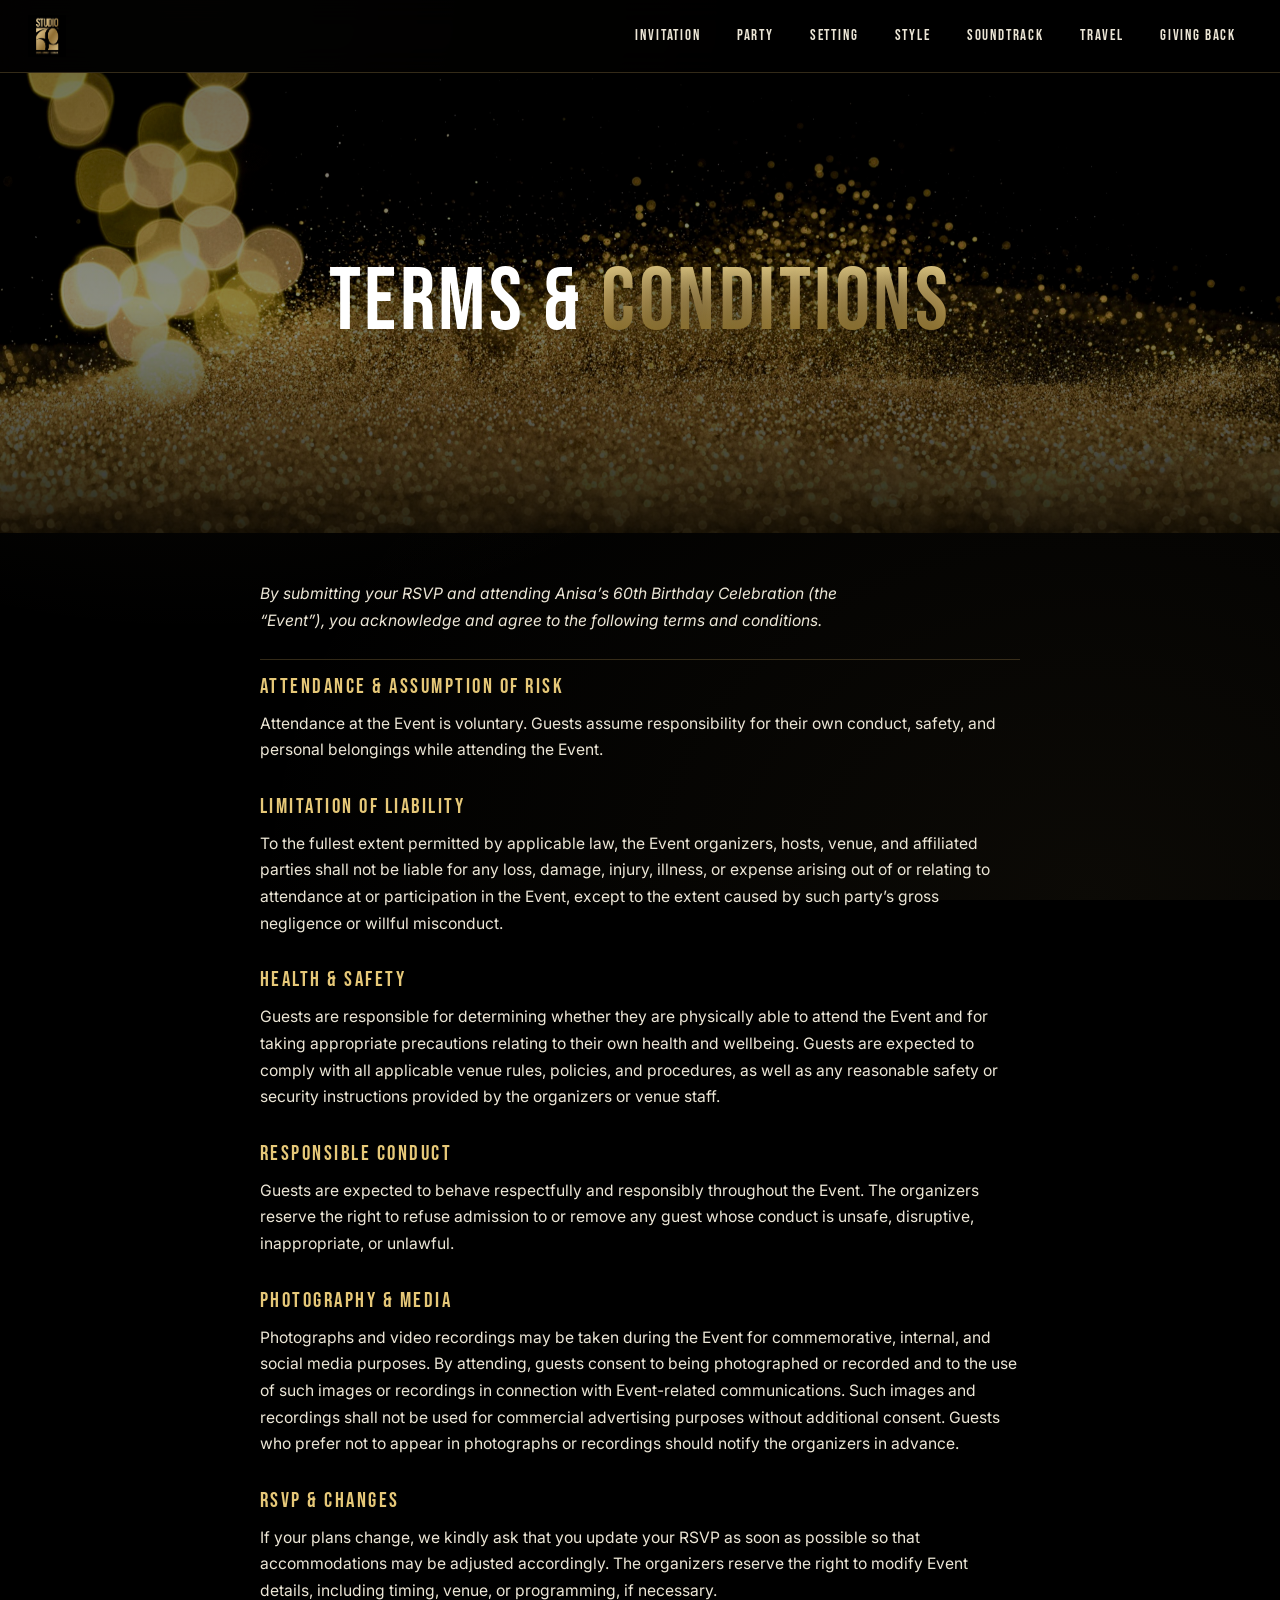
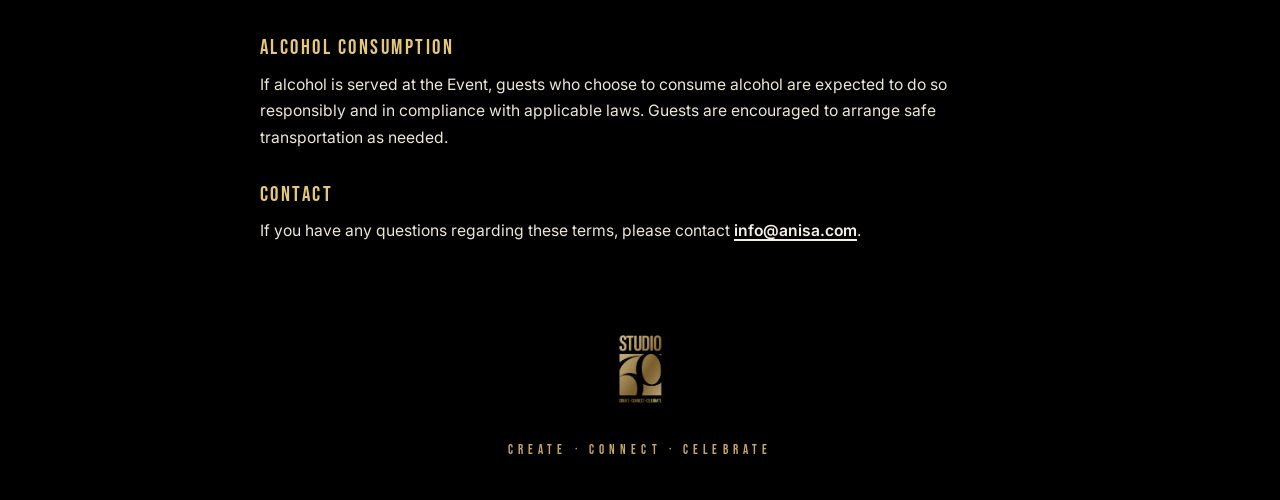
<file: terms.html>
<!DOCTYPE html>
<html lang="en">
<head>
  <meta charset="UTF-8" />
  <meta name="viewport" content="width=device-width, initial-scale=1.0" />
  <title>Terms &amp; Conditions · Studio 60</title>
  <link rel="icon" type="image/png" href="assets/studio60-logo.png" />
  <link rel="preconnect" href="https://fonts.googleapis.com" />
  <link rel="preconnect" href="https://fonts.gstatic.com" crossorigin />
  <link href="https://fonts.googleapis.com/css2?family=Bebas+Neue&family=Inter:wght@400;500;600;700&display=swap" rel="stylesheet" />
  <link rel="stylesheet" href="assets/style.css" />
</head>
<body>
  <div id="site-nav"></div>

  <main>
    <!-- PAGE BANNER -->
    <section class="page-banner" style="background-image: url('images/bokeh-gold.jpg'); background-position: center bottom;">
      <div class="page-banner-inner">
        <h1 class="page-banner-title">Terms &amp; <span class="gold-text">Conditions</span></h1>
      </div>
    </section>

    <!-- TERMS BODY -->
    <section class="section section-tight">
      <div class="container">
        <div class="terms-block">
          <p class="terms-intro">By submitting your RSVP and attending Anisa&rsquo;s 60th Birthday Celebration (the &ldquo;Event&rdquo;), you acknowledge and agree to the following terms and conditions.</p>

          <h2>Attendance &amp; Assumption of Risk</h2>
          <p>Attendance at the Event is voluntary. Guests assume responsibility for their own conduct, safety, and personal belongings while attending the Event.</p>

          <h2>Limitation of Liability</h2>
          <p>To the fullest extent permitted by applicable law, the Event organizers, hosts, venue, and affiliated parties shall not be liable for any loss, damage, injury, illness, or expense arising out of or relating to attendance at or participation in the Event, except to the extent caused by such party&rsquo;s gross negligence or willful misconduct.</p>

          <h2>Health &amp; Safety</h2>
          <p>Guests are responsible for determining whether they are physically able to attend the Event and for taking appropriate precautions relating to their own health and wellbeing. Guests are expected to comply with all applicable venue rules, policies, and procedures, as well as any reasonable safety or security instructions provided by the organizers or venue staff.</p>

          <h2>Responsible Conduct</h2>
          <p>Guests are expected to behave respectfully and responsibly throughout the Event. The organizers reserve the right to refuse admission to or remove any guest whose conduct is unsafe, disruptive, inappropriate, or unlawful.</p>

          <h2>Photography &amp; Media</h2>
          <p>Photographs and video recordings may be taken during the Event for commemorative, internal, and social media purposes. By attending, guests consent to being photographed or recorded and to the use of such images or recordings in connection with Event-related communications. Such images and recordings shall not be used for commercial advertising purposes without additional consent. Guests who prefer not to appear in photographs or recordings should notify the organizers in advance.</p>

          <h2>RSVP &amp; Changes</h2>
          <p>If your plans change, we kindly ask that you update your RSVP as soon as possible so that accommodations may be adjusted accordingly. The organizers reserve the right to modify Event details, including timing, venue, or programming, if necessary.</p>

          <h2>Alcohol Consumption</h2>
          <p>If alcohol is served at the Event, guests who choose to consume alcohol are expected to do so responsibly and in compliance with applicable laws. Guests are encouraged to arrange safe transportation as needed.</p>

          <h2>Contact</h2>
          <p>If you have any questions regarding these terms, please contact <a class="inline" href="mailto:info@anisa.com">info@anisa.com</a>.</p>
        </div>
      </div>
    </section>
  </main>

  <div id="site-footer"></div>

  <script src="assets/partials.js"></script>
  <script src="assets/script.js"></script>
</body>
</html>
</file>
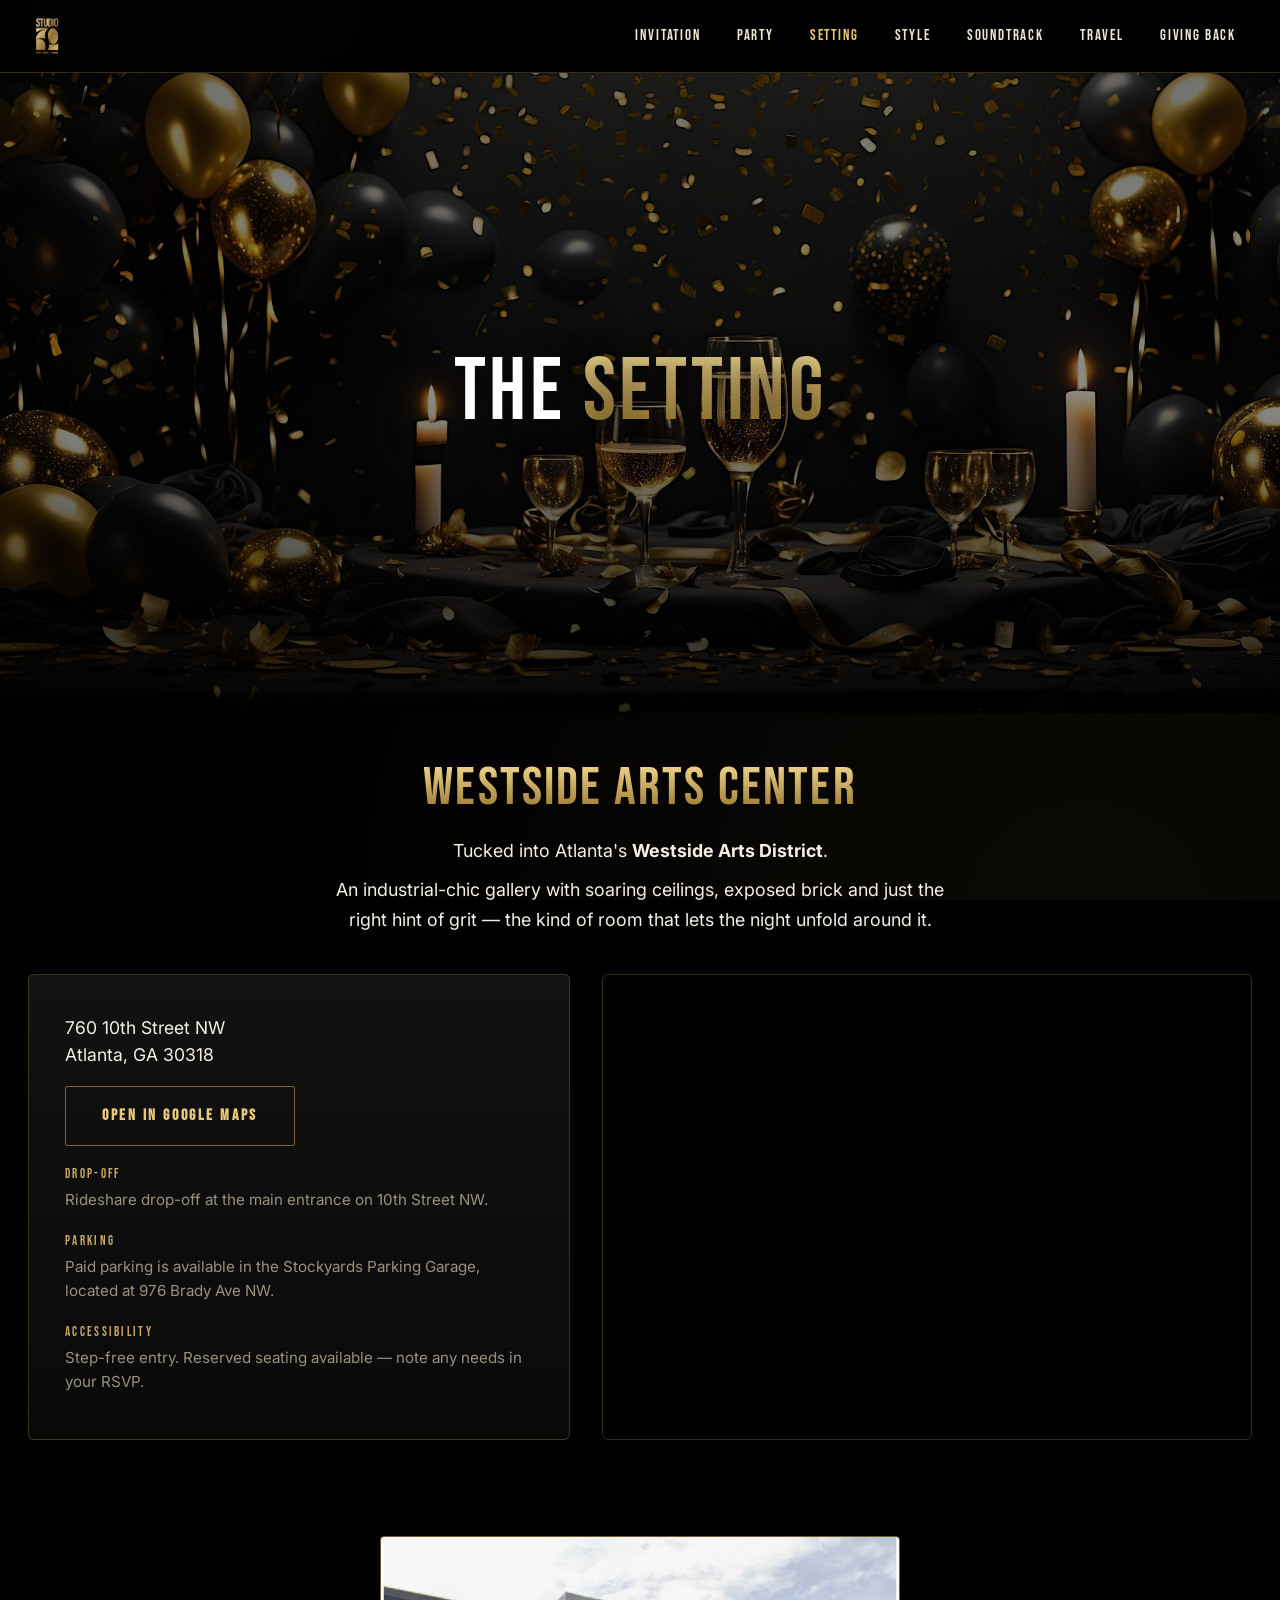
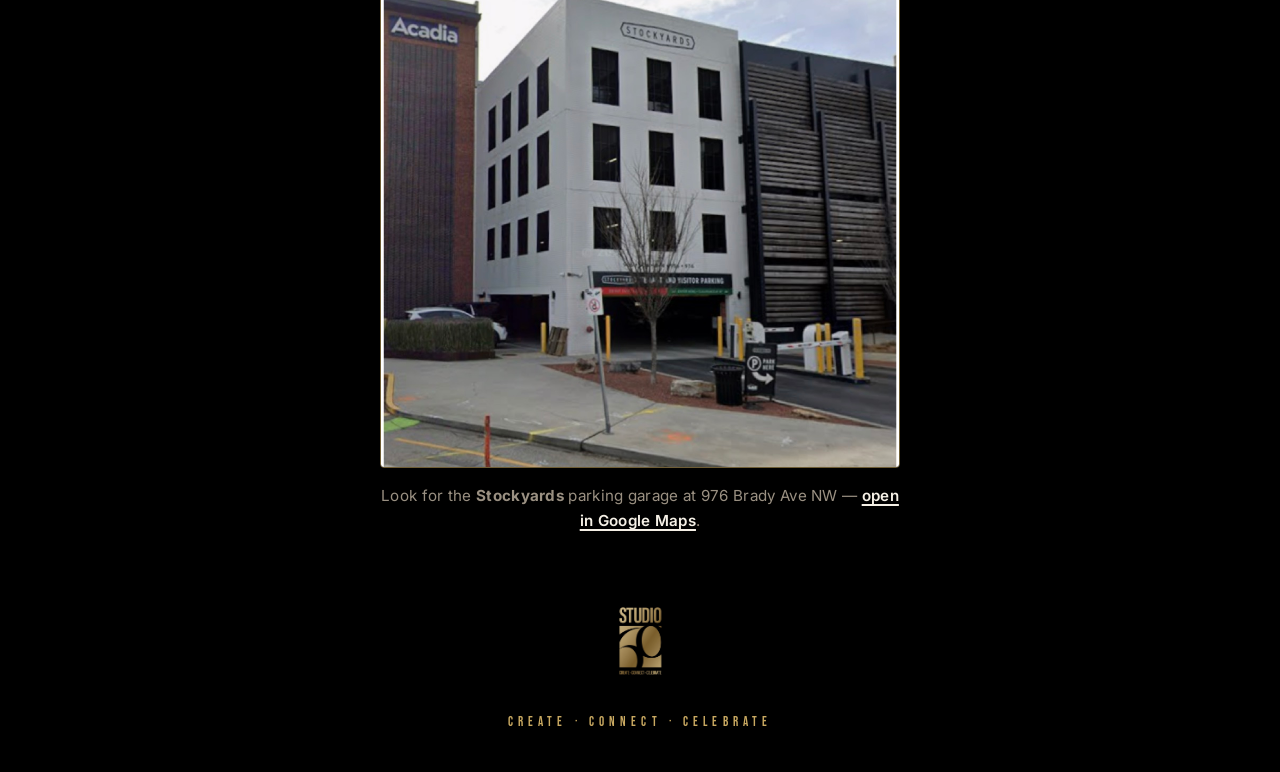
<file: venue.html>
<!DOCTYPE html>
<html lang="en">
<head>
  <meta charset="UTF-8" />
  <meta name="viewport" content="width=device-width, initial-scale=1.0" />
  <title>The Setting · Studio 60</title>
  <link rel="icon" type="image/png" href="assets/studio60-logo.png" />
  <link rel="preconnect" href="https://fonts.googleapis.com" />
  <link rel="preconnect" href="https://fonts.gstatic.com" crossorigin />
  <link rel="preconnect" href="https://images.unsplash.com" />
  <link href="https://fonts.googleapis.com/css2?family=Bebas+Neue&family=Inter:wght@400;500;600;700&display=swap" rel="stylesheet" />
  <link rel="stylesheet" href="assets/style.css" />
</head>
<body>
  <div id="site-nav"></div>

  <main>
    <!-- PAGE BANNER -->
    <section class="page-banner page-banner--tall" style="background-image: url('images/venue-banner.jpg');">
      <div class="page-banner-inner">
        <h1 class="page-banner-title">The <span class="gold-text">Setting</span></h1>
      </div>
    </section>

    <!-- VENUE INTRO + ADDRESS + MAP -->
    <section class="section section-tight" id="address">
      <div class="container">
        <div class="venue-intro prose-balance">
          <h2 class="venue-name gold-text">Westside Arts Center</h2>
          <p>Tucked into Atlanta's <strong>Westside Arts District</strong>.</p>
          <p>An industrial-chic gallery with soaring ceilings, exposed brick and just the right hint of grit &mdash; the kind of room that lets the night unfold around it.</p>
        </div>

        <div class="venue-grid">
          <div class="card venue-info-card">
            <p class="address-line">760 10th Street NW<br />Atlanta, GA 30318</p>

            <a class="btn btn-ghost" href="https://www.google.com/maps/search/?api=1&query=Westside+Arts+Center+760+10th+Street+NW+Atlanta+GA+30318" target="_blank" rel="noopener">Open in Google Maps</a>

            <span class="meta-label">Drop-Off</span>
            <p class="meta-line">Rideshare drop-off at the main entrance on 10th Street NW.</p>

            <span class="meta-label" id="parking">Parking</span>
            <p class="meta-line">Paid parking is available in the Stockyards Parking Garage, located at 976 Brady Ave NW.</p>

            <span class="meta-label" id="access">Accessibility</span>
            <p class="meta-line">Step-free entry. Reserved seating available — note any needs in your RSVP.</p>
          </div>

          <div class="venue-map">
            <iframe
              title="Westside Arts Center map"
              src="https://www.google.com/maps?q=760+10th+Street+NW+Atlanta+GA+30318&output=embed"
              loading="lazy"
              referrerpolicy="no-referrer-when-downgrade">
            </iframe>
          </div>
        </div>
      </div>
    </section>

    <!-- PARKING GARAGE PHOTO -->
    <section class="section section-tight">
      <div class="container">
        <figure class="venue-photo">
          <img src="images/parking-stockyards.jpg" alt="The Stockyards Parking Garage &mdash; a four-story white building with 'STOCKYARDS' signage above the entrance" loading="lazy" />
          <figcaption>Look for the <strong>Stockyards</strong> parking garage at 976 Brady Ave NW &mdash; <a class="inline" href="https://www.google.com/maps/search/?api=1&amp;query=Stockyards+Parking+Garage+976+Brady+Ave+NW+Atlanta+GA" target="_blank" rel="noopener">open in Google Maps</a>.</figcaption>
        </figure>
      </div>
    </section>
  </main>

  <div id="site-footer"></div>

  <script src="assets/partials.js"></script>
  <script src="assets/script.js"></script>
</body>
</html>
</file>
<file: assets/style.css>
/* ============================================
   STUDIO 60 — Anisa's 60th Birthday
   Black + Gold metallic brand styling
   ============================================ */

:root {
  --black: #000000;
  --black-soft: #0a0a0a;
  --black-elev: #141414;
  --gold-light: #e6c878;
  --gold: #c9a961;
  --gold-deep: #a78832;
  --gold-shadow: #6b5520;
  --gold-pale: #f3dc94;
  --silver: #c0c0c0;
  --ivory: #f5f0e6;
  --white: #ffffff;
  --text: #ece6d6;
  --text-mute: #9a9082;
  --line: rgba(201, 169, 97, 0.25);
  --line-strong: rgba(201, 169, 97, 0.55);
  --gold-gradient: linear-gradient(180deg, #f3dc94 0%, #c9a961 45%, #8c6f24 100%);
  --gold-gradient-flat: linear-gradient(180deg, #e6c878 0%, #c9a961 50%, #a78832 100%);
  --gold-gradient-deep: linear-gradient(180deg, #c9a961 0%, #8c6f24 50%, #4a3811 100%);
  --gold-gradient-light: linear-gradient(180deg, #f9e8b6 0%, #e6c878 50%, #c9a961 100%);
  --shadow-soft: 0 10px 40px rgba(0, 0, 0, 0.6);
  --max-w: 1280px;
}

* { box-sizing: border-box; margin: 0; padding: 0; }

html { scroll-behavior: smooth; -webkit-text-size-adjust: 100%; }

body {
  background: var(--black);
  color: var(--text);
  font-family: 'Inter', 'Helvetica Neue', Arial, sans-serif;
  font-weight: 400;
  line-height: 1.6;
  min-height: 100vh;
  overflow-x: hidden;
  -webkit-font-smoothing: antialiased;
  -moz-osx-font-smoothing: grayscale;
}

/* Subtle gold particle/grain background overlay */
body::before {
  content: "";
  position: fixed;
  inset: 0;
  pointer-events: none;
  background:
    radial-gradient(ellipse at 15% 0%, rgba(201, 169, 97, 0.10), transparent 50%),
    radial-gradient(ellipse at 85% 100%, rgba(201, 169, 97, 0.06), transparent 55%);
  z-index: 0;
}

/* Typography */
h1, h2, h3, h4, .display, .nav-link, .btn {
  font-family: 'Bebas Neue', 'Oswald', 'Impact', sans-serif;
  letter-spacing: 0.04em;
  text-transform: uppercase;
  font-weight: 400;
}

h1 { font-size: clamp(2.4rem, 6vw, 4.5rem); line-height: 1.05; }
h2 { font-size: clamp(1.8rem, 4vw, 3rem); line-height: 1.1; }
h3 { font-size: clamp(1.2rem, 2.4vw, 1.6rem); line-height: 1.2; }

.gold-text {
  background: var(--gold-gradient);
  -webkit-background-clip: text;
  background-clip: text;
  -webkit-text-fill-color: transparent;
  color: transparent;
}

/* Inline links inside body copy: bold + underline, no color shift */
.prose a, a.inline {
  color: var(--ivory);
  font-weight: 600;
  text-decoration: underline;
  text-underline-offset: 3px;
  text-decoration-thickness: 1.5px;
  transition: color 0.2s;
}
.prose a:hover, a.inline:hover { color: var(--gold-light); }

a { color: var(--gold-light); text-decoration: none; transition: color 0.2s; }
a:hover { color: var(--ivory); }

p { margin-bottom: 1rem; }

/* ============================================
   Top Navigation
   ============================================ */
.top-nav {
  position: sticky;
  top: 0;
  z-index: 100;
  width: 100%;
  background: rgba(0, 0, 0, 0.85);
  backdrop-filter: blur(14px);
  -webkit-backdrop-filter: blur(14px);
  border-bottom: 1px solid var(--line);
}

.nav-inner {
  max-width: var(--max-w);
  margin: 0 auto;
  padding: 14px 28px;
  display: flex;
  align-items: center;
  justify-content: space-between;
  gap: 24px;
}

.nav-brand {
  display: flex;
  align-items: center;
  gap: 12px;
  text-decoration: none;
}

.nav-brand img {
  height: 42px;
  width: auto;
}

.nav-links {
  display: flex;
  align-items: center;
  gap: 4px;
  list-style: none;
}

.nav-link {
  display: inline-block;
  padding: 10px 16px;
  font-size: 0.95rem;
  letter-spacing: 0.12em;
  color: var(--text);
  text-decoration: none;
  transition: color 0.2s;
}

.nav-link:hover { color: var(--gold-light); }

/* Active nav state: solid gold color (matches EDC's solid pink) */
.nav-link.is-active {
  color: var(--gold-light);
  font-weight: 500;
}

.nav-toggle {
  display: none;
  background: none;
  border: 1px solid var(--line-strong);
  color: var(--gold-light);
  width: 42px;
  height: 42px;
  border-radius: 4px;
  cursor: pointer;
  font-size: 1.2rem;
}

@media (max-width: 980px) {
  .nav-toggle { display: inline-flex; align-items: center; justify-content: center; }
  .nav-links {
    display: none;
    position: absolute;
    top: 100%;
    left: 0;
    right: 0;
    flex-direction: column;
    align-items: stretch;
    gap: 0;
    background: rgba(0, 0, 0, 0.97);
    border-bottom: 1px solid var(--line);
    padding: 8px 0;
  }
  .nav-links.is-open { display: flex; }
  .nav-link {
    padding: 14px 28px;
    border-bottom: 1px solid rgba(201, 169, 97, 0.08);
  }
}

/* ============================================
   Buttons
   ============================================ */
.btn {
  display: inline-block;
  padding: 16px 36px;
  font-size: 1rem;
  letter-spacing: 0.16em;
  text-transform: uppercase;
  text-decoration: none;
  cursor: pointer;
  border: none;
  position: relative;
  transition: transform 0.2s, box-shadow 0.25s;
  background: var(--gold-gradient-flat);
  color: var(--black);
  font-weight: 600;
  font-family: 'Bebas Neue', 'Oswald', sans-serif;
  border-radius: 2px;
  box-shadow: 0 4px 24px rgba(201, 169, 97, 0.25);
}

.btn:hover {
  transform: translateY(-2px);
  box-shadow: 0 10px 36px rgba(201, 169, 97, 0.45);
  color: var(--black);
}

.btn-ghost {
  background: transparent;
  color: var(--gold-light);
  border: 1px solid var(--line-strong);
  box-shadow: none;
}

.btn-ghost:hover {
  background: rgba(201, 169, 97, 0.08);
  color: var(--ivory);
  border-color: var(--gold-light);
  box-shadow: none;
}

.btn-large {
  padding: 20px 56px;
  font-size: 1.15rem;
}

/* Slightly more presence on the primary submit button so the eye lands on it */
.btn-confirm {
  padding: 24px 64px;
  font-size: 1.2rem;
  letter-spacing: 0.2em;
  font-weight: 700;
}

/* Narrow select for short option lists (e.g. guests = 1 or 2) */
.form-row select.select-narrow { width: auto; min-width: 120px; max-width: 160px; }

.btn-arrow::after {
  content: " ↗";
  margin-left: 4px;
  font-size: 0.85em;
}

/* ============================================
   Layout
   ============================================ */
main { position: relative; z-index: 1; }

.container {
  max-width: var(--max-w);
  margin: 0 auto;
  padding: 0 28px;
}

.section {
  padding: 80px 0;
  position: relative;
}

.section-tight { padding: 48px 0; }

/* Tighter vertical rhythm on phones so guests scroll less */
@media (max-width: 800px) {
  .section { padding: 48px 0; }
  .section-tight { padding: 28px 0; }
}

.section-title {
  text-align: center;
  margin-bottom: 12px;
}

.section-kicker {
  display: block;
  text-align: center;
  font-family: 'Bebas Neue', 'Oswald', sans-serif;
  letter-spacing: 0.32em;
  font-size: 0.9rem;
  color: var(--gold);
  margin-bottom: 12px;
}

.section-sub {
  text-align: center;
  color: var(--text-mute);
  max-width: 680px;
  margin: 0 auto 56px;
  font-size: 1.05rem;
}

/* ============================================
   Section Divider — gold rule with "60" mark centered
   ============================================ */
.section-divider {
  position: relative;
  text-align: center;
  margin: 56px auto;
  max-width: 1100px;
  padding: 0 28px;
}

.section-divider::before {
  content: "";
  position: absolute;
  top: 50%;
  left: 28px;
  right: 28px;
  height: 1px;
  background: linear-gradient(90deg, transparent, rgba(201, 169, 97, 0.5) 20%, rgba(201, 169, 97, 0.5) 80%, transparent);
}

.section-divider .divider-mark {
  position: relative;
  display: inline-block;
  padding: 0 18px;
  background: var(--black);
  font-family: 'Bebas Neue', 'Oswald', sans-serif;
  font-size: 1.4rem;
  letter-spacing: 0.18em;
  background: var(--gold-gradient);
  -webkit-background-clip: text;
  background-clip: text;
  -webkit-text-fill-color: transparent;
  color: transparent;
}

.section-divider .divider-mark-wrap {
  position: relative;
  display: inline-block;
  padding: 0 18px;
  background: var(--black);
}

/* ============================================
   Hero (Home)
   ============================================ */
.hero {
  min-height: 100vh;
  display: flex;
  flex-direction: column;
  align-items: center;
  justify-content: center;
  text-align: center;
  padding: 80px 28px 60px;
  position: relative;
  overflow: hidden;
}

.hero::before {
  content: "";
  position: absolute;
  inset: 0;
  background:
    radial-gradient(ellipse at center, rgba(201, 169, 97, 0.18) 0%, transparent 60%);
  pointer-events: none;
}

.hero-logo {
  max-width: 360px;
  width: 70vw;
  height: auto;
  margin-bottom: 36px;
  border: 1px solid var(--gold);
  padding: 6px;
  background: var(--black);
  filter: drop-shadow(0 8px 40px rgba(201, 169, 97, 0.25));
  animation: fadeUp 1s ease both;
}

.hero-eyebrow {
  font-family: 'Bebas Neue', 'Oswald', sans-serif;
  letter-spacing: 0.4em;
  font-size: 0.95rem;
  color: var(--gold);
  margin-bottom: 16px;
  animation: fadeUp 1s 0.15s ease both;
}

/* Larger eyebrow variant — two-line "A Birthday / Celebration of" */
.hero-eyebrow--lg {
  font-size: clamp(1.4rem, 2.6vw, 2rem);
  line-height: 1.05;
  letter-spacing: 0.28em;
  margin-bottom: 22px;
}

.hero-title {
  font-family: 'Bebas Neue', 'Oswald', sans-serif;
  letter-spacing: 0.04em;
  margin-bottom: 8px;
  animation: fadeUp 1s 0.25s ease both;
}

.hero-title .gold-text { display: inline-block; }

.hero-title-tail {
  display: inline-block;
}

.hero-intro {
  max-width: 720px;
  margin: 28px auto 0;
  padding: 0 16px;
  color: var(--ivory);
  font-size: clamp(1rem, 1.4vw, 1.15rem);
  line-height: 1.65;
  text-align: center;
  text-wrap: balance;
  animation: fadeUp 1s 0.35s ease both;
}

.hero-meta {
  display: flex;
  flex-wrap: wrap;
  align-items: center;
  justify-content: center;
  gap: 18px 32px;
  margin: 28px 0 8px;
  font-family: 'Bebas Neue', 'Oswald', sans-serif;
  letter-spacing: 0.18em;
  font-size: 1.1rem;
  color: var(--ivory);
  animation: fadeUp 1s 0.4s ease both;
}

.hero-meta .dot { color: var(--gold); }

.hero-venue {
  color: var(--text-mute);
  font-size: 0.95rem;
  margin-bottom: 36px;
  animation: fadeUp 1s 0.5s ease both;
}

.hero-cta-row {
  display: flex;
  gap: 14px;
  flex-wrap: wrap;
  justify-content: center;
  animation: fadeUp 1s 0.6s ease both;
}

.hero-rsvp-deadline {
  margin-top: 18px;
  font-size: 0.85rem;
  color: var(--text-mute);
  letter-spacing: 0.12em;
  text-transform: uppercase;
  animation: fadeUp 1s 0.7s ease both;
}

.hero-rsvp-deadline .deadline-date {
  color: var(--gold-light);
  font-weight: 700;
  font-size: 1.15em;
  letter-spacing: 0.16em;
}

/* Mobile-only hero tweaks
   - Tighten the gap above the Studio 60 logo
   - Hide diamond separators and the middle-dot in the venue line
   - Let the venue's "Atlanta" wrap to its own line cleanly */
@media (max-width: 700px) {
  .hero {
    justify-content: flex-start;
    padding-top: 24px;
  }
  .hero-logo {
    margin-bottom: 24px;
  }
  .hero-meta .dot { display: none; }
  .venue-meta .venue-sep { display: none; }
  .venue-meta {
    display: inline-flex;
    flex-direction: column;
    align-items: center;
    gap: 4px;
  }
}

@keyframes fadeUp {
  from { opacity: 0; transform: translateY(16px); }
  to { opacity: 1; transform: translateY(0); }
}

/* ============================================
   Countdown
   ============================================ */
.countdown {
  display: flex;
  justify-content: center;
  gap: 12px;
  margin: 44px auto 0;
  flex-wrap: wrap;
}

.countdown-unit {
  min-width: 110px;
  padding: 22px 16px 18px;
  background: rgba(20, 20, 20, 0.8);
  border: 1px solid var(--line);
  border-radius: 4px;
  text-align: center;
  position: relative;
  overflow: hidden;
}

.countdown-unit::before {
  content: "";
  position: absolute;
  inset: 0;
  background: linear-gradient(180deg, rgba(201, 169, 97, 0.08), transparent 60%);
  pointer-events: none;
}

.countdown-num {
  display: block;
  font-family: 'Bebas Neue', 'Oswald', sans-serif;
  font-size: 3rem;
  line-height: 1;
  background: var(--gold-gradient);
  -webkit-background-clip: text;
  background-clip: text;
  -webkit-text-fill-color: transparent;
  color: transparent;
}

.countdown-label {
  display: block;
  margin-top: 6px;
  font-family: 'Bebas Neue', 'Oswald', sans-serif;
  letter-spacing: 0.24em;
  font-size: 0.75rem;
  color: var(--text-mute);
}

@media (max-width: 600px) {
  .countdown-unit { min-width: 0; flex: 1 1 calc(50% - 12px); }
  .countdown-num { font-size: 2.4rem; }
}

/* ============================================
   Page Banner — full-width photo banner with title overlay
   ============================================ */
.page-banner {
  position: relative;
  width: 100%;
  height: clamp(280px, 38vw, 460px);
  background-size: cover;
  background-position: center;
  display: flex;
  align-items: center;
  justify-content: center;
  text-align: center;
  overflow: hidden;
}

/* Taller variant to mirror the RSVP hero feel on hero-style pages */
.page-banner--tall { height: clamp(420px, 60vw, 640px); }

/* Generic line-balance utility — prevents orphan words on short
   paragraphs by distributing line breaks evenly */
.balance { text-wrap: balance; }

/* Prose modifier — balance line breaks so short paragraphs don't
   leave a single orphan word on the last line */
.prose-balance p { text-wrap: balance; }

/* Soundtrack page — tight title + tagline lockup on the banner */
.soundtrack-lockup { line-height: 0.95; }

/* Soundtrack — list of songs already requested */
.songs-shown {
  max-width: 640px;
  margin: 0 auto 32px;
  text-align: center;
}

.songs-shown-heading {
  font-family: 'Bebas Neue', 'Oswald', sans-serif;
  font-size: clamp(1.4rem, 2.6vw, 1.9rem);
  letter-spacing: 0.18em;
  color: var(--gold-light);
  margin-bottom: 12px;
}

.songs-shown-status {
  font-family: 'Bebas Neue', 'Oswald', sans-serif;
  letter-spacing: 0.22em;
  font-size: 0.85rem;
  color: var(--text-mute);
  text-transform: uppercase;
  margin-bottom: 18px;
}

.songs-list {
  list-style: none;
  padding: 0;
  margin: 0;
  max-height: 280px;
  overflow-y: auto;
  border: 1px solid var(--line);
  border-radius: 4px;
  background: rgba(0, 0, 0, 0.4);
  text-align: left;
  display: none;
}

.songs-list.is-loaded { display: block; }

.songs-list-row {
  display: flex;
  align-items: baseline;
  gap: 12px;
  padding: 10px 18px;
  border-bottom: 1px solid rgba(201, 169, 97, 0.08);
}

.songs-list-row:last-child { border-bottom: none; }

.songs-list-title {
  color: var(--ivory);
  font-weight: 600;
  font-size: 0.95rem;
}

.songs-list-artist {
  color: var(--text-mute);
  font-size: 0.85rem;
  font-style: italic;
  margin-left: auto;
  text-align: right;
}

/* Soundtrack deadline note — matches the RSVP "Kindly reply by" treatment */
.song-deadline {
  text-align: center;
  font-size: 0.85rem;
  color: var(--text-mute);
  letter-spacing: 0.12em;
  text-transform: uppercase;
  margin: 0 0 32px;
}

.song-deadline .deadline-date {
  color: var(--gold-light);
  font-weight: 700;
  font-size: 1.15em;
  letter-spacing: 0.16em;
}

/* Keeps a date and its year locked together on one line */
.deadline-line { white-space: nowrap; }
.soundtrack-tagline {
  margin-top: 14px;
  font-family: 'Bebas Neue', 'Oswald', sans-serif;
  letter-spacing: 0.32em;
  text-transform: uppercase;
  font-size: clamp(0.95rem, 1.6vw, 1.15rem);
  color: var(--gold-light);
}

/* Run of Show — "The Evening Unfolds" hero + narrative copy */
.ros-banner {
  background-color: var(--black);
  background-size: cover;
  background-position: center;
  background-repeat: no-repeat;
}

.ros-heading {
  text-align: center;
  font-family: 'Bebas Neue', 'Oswald', sans-serif;
  font-size: clamp(2rem, 4.5vw, 3.6rem);
  letter-spacing: 0.04em;
  line-height: 1;
  color: var(--white);
  margin-bottom: 32px;
}

.ros-narrative {
  max-width: 720px;
  margin: 0 auto;
  text-align: center;
  color: var(--ivory);
}

.ros-narrative p {
  font-size: clamp(1.05rem, 1.5vw, 1.2rem);
  line-height: 1.75;
  margin-bottom: 1.4rem;
  text-wrap: balance;
}

.ros-emphasis {
  font-family: 'Bebas Neue', 'Oswald', sans-serif;
  letter-spacing: 0.06em;
  font-size: clamp(1.25rem, 1.8vw, 1.5rem) !important;
  color: var(--gold-light);
  margin-top: 1.6rem;
}

.ros-closing {
  font-style: italic;
  color: var(--gold-light);
  margin-top: 1.6rem;
}

/* Run of Show — "A Living Tribute" feature section */
.tribute-heading {
  text-align: center;
  font-family: 'Bebas Neue', 'Oswald', sans-serif;
  font-size: clamp(1.8rem, 3.6vw, 2.8rem);
  letter-spacing: 0.06em;
  color: var(--gold-light);
  margin-bottom: 28px;
}

.tribute-block {
  max-width: 720px;
  margin: 0 auto;
  text-align: center;
}

.tribute-block p {
  color: var(--ivory);
  font-size: clamp(1rem, 1.4vw, 1.1rem);
  line-height: 1.7;
  margin-bottom: 18px;
  text-wrap: balance;
}

.tribute-block p:last-child { margin-bottom: 0; }

.tribute-closing {
  font-style: italic;
  color: var(--gold-light) !important;
  margin-top: 14px !important;
}

/* Run of Show — "The Lineup" performer cards */
.lineup-heading {
  text-align: center;
  font-family: 'Bebas Neue', 'Oswald', sans-serif;
  font-size: clamp(1.8rem, 3.6vw, 2.8rem);
  letter-spacing: 0.06em;
  color: var(--gold-light);
  margin-bottom: 36px;
}

.lineup-grid {
  display: grid;
  grid-template-columns: repeat(2, 1fr);
  gap: 24px;
  max-width: 1080px;
  margin: 0 auto;
}

/* When the lineup has an odd number of cards (e.g. 5), the last one
   would sit left-aligned in a half-empty row. Centre it instead so the
   grid reads as a clean tower with a single highlighted card at the foot. */
@media (min-width: 801px) {
  .lineup-grid > .lineup-card:last-child:nth-child(odd) {
    grid-column: 1 / -1;
    justify-self: center;
    max-width: calc((100% - 24px) / 2);
    width: 100%;
  }
}

.lineup-card {
  padding: 32px 28px;
  background: linear-gradient(180deg, rgba(20, 20, 20, 0.95), rgba(0, 0, 0, 0.9));
  border: 1px solid var(--line);
  border-radius: 6px;
  text-align: center;
  display: flex;
  flex-direction: column;
  overflow: hidden;
}

.lineup-card--with-image { padding-top: 0; }

.lineup-image {
  margin: 0 -28px 24px;
  background: var(--black);
  position: relative;
  padding-bottom: 100%;
  height: 0;
  overflow: hidden;
}

.lineup-image img {
  position: absolute;
  inset: 0;
  width: 100%;
  height: 100%;
  object-fit: cover;
  object-position: center;
  display: block;
}

.lineup-role {
  display: block;
  font-family: 'Bebas Neue', 'Oswald', sans-serif;
  letter-spacing: 0.32em;
  font-size: 0.8rem;
  color: var(--gold);
  text-transform: uppercase;
  margin-bottom: 10px;
}

.lineup-name {
  color: var(--gold-light);
  font-size: 1.4rem;
  margin-bottom: 14px;
}

.lineup-tag {
  font-size: 0.55em;
  color: var(--text-mute);
  letter-spacing: 0.22em;
  margin-left: 6px;
  vertical-align: middle;
  font-weight: 400;
}

.lineup-bio {
  color: var(--text);
  font-size: 0.95rem;
  line-height: 1.65;
  margin: 0;
}

@media (max-width: 800px) {
  .lineup-grid { grid-template-columns: 1fr; gap: 18px; }
  .lineup-card { padding: 26px 22px; }
  /* Match the figure's negative side margins to the card's mobile padding
     so the image area aligns with the card edges (and logos don't clip). */
  .lineup-image { margin-left: -22px; margin-right: -22px; }
}

/* Advocacy — three text-only charity cards */
.charity-grid {
  display: grid;
  grid-template-columns: repeat(3, 1fr);
  gap: 28px;
}

.charity-card {
  padding: 36px 28px;
  background: linear-gradient(180deg, rgba(20, 20, 20, 0.95), rgba(0, 0, 0, 0.9));
  border: 1px solid var(--line);
  border-radius: 6px;
  text-align: center;
  display: flex;
  flex-direction: column;
  overflow: hidden;
}

.charity-card--with-image { padding-top: 0; }

.charity-image {
  margin: 0 -28px 28px;
  border-bottom: 1px solid var(--line);
  background: var(--black);
}

.charity-image img {
  display: block;
  width: 100%;
  height: 200px;
  object-fit: cover;
  object-position: center;
}

.charity-name {
  color: var(--gold-light);
  margin-bottom: 16px;
  font-size: 1.3rem;
}

.charity-tag {
  font-size: 0.55em;
  color: var(--text-mute);
  letter-spacing: 0.22em;
  margin-left: 6px;
  vertical-align: middle;
  font-weight: 400;
}

.charity-desc {
  color: var(--text);
  margin-bottom: 18px;
  font-size: 0.98rem;
  line-height: 1.6;
}

.charity-memo {
  color: var(--text-mute);
  font-size: 0.85rem;
  margin: 0 auto 24px;
  padding-top: 16px;
  border-top: 1px solid var(--line);
  line-height: 1.6;
  max-width: 280px;
  flex: 1;
}

.charity-card .btn { align-self: center; margin-top: auto; }

@media (max-width: 800px) {
  .charity-grid { grid-template-columns: 1fr; gap: 20px; }
  .charity-card { padding: 28px 24px; }
}

/* Homepage — Hashtag callout between hero and Anisa's note */
.hashtag-callout {
  text-align: center;
  padding: 28px 28px;
  border-top: 1px solid var(--line);
  border-bottom: 1px solid var(--line);
  background: rgba(0, 0, 0, 0.35);
}

.hashtag-callout-label {
  font-family: 'Bebas Neue', 'Oswald', sans-serif;
  letter-spacing: 0.32em;
  font-size: 0.8rem;
  color: var(--gold);
  text-transform: uppercase;
  margin-bottom: 8px;
}

.hashtag-callout-tag {
  display: inline-block;
  font-family: 'Bebas Neue', 'Oswald', sans-serif;
  letter-spacing: 0.04em;
  font-size: clamp(1.8rem, 3.5vw, 2.6rem);
  line-height: 1;
  background: var(--gold-gradient);
  -webkit-background-clip: text;
  background-clip: text;
  -webkit-text-fill-color: transparent;
  color: transparent;
  text-decoration: none;
  transition: transform 0.2s;
}

.hashtag-callout-tag:hover,
.hashtag-callout-tag:focus-visible {
  transform: scale(1.03);
}

/* Homepage — Explore The Evening (page navigation tiles) */
.explore-heading {
  text-align: center;
  font-family: 'Bebas Neue', 'Oswald', sans-serif;
  font-size: clamp(2rem, 4.5vw, 3rem);
  letter-spacing: 0.06em;
  color: var(--white);
  margin-bottom: 36px;
}

.explore-grid {
  display: grid;
  grid-template-columns: repeat(3, 1fr);
  gap: 20px;
  max-width: 1080px;
  margin: 0 auto;
}

/* When the tile count leaves the last row with a single orphan on the
   3-column desktop grid (e.g. 7 tiles), centre it and match its width
   to the Share The Night block below so the two elements line up
   visually rather than just sharing a centre point. */
@media (min-width: 900px) {
  .explore-grid > .explore-tile:last-child:nth-child(3n+1) {
    grid-column: 1 / -1;
    justify-self: center;
    max-width: 640px;
    width: 100%;
  }
}

.explore-tile {
  display: block;
  padding: 24px 22px;
  background: linear-gradient(180deg, rgba(20, 20, 20, 0.95), rgba(0, 0, 0, 0.9));
  border: 1px solid var(--line);
  border-radius: 6px;
  color: inherit;
  text-decoration: none;
  text-align: center;
  transition: border-color 0.2s, transform 0.2s;
}

.explore-tile:hover,
.explore-tile:focus-visible {
  border-color: var(--gold-light);
  transform: translateY(-2px);
}

.explore-tile-title {
  display: block;
  font-family: 'Bebas Neue', 'Oswald', sans-serif;
  font-size: 1.25rem;
  letter-spacing: 0.18em;
  text-transform: uppercase;
  color: var(--gold-light);
  margin-bottom: 8px;
}

.explore-tile-desc {
  display: block;
  font-size: 0.9rem;
  color: var(--text);
  line-height: 1.5;
}

@media (max-width: 900px) {
  .explore-grid { grid-template-columns: repeat(2, 1fr); }
}

@media (max-width: 480px) {
  .explore-grid { grid-template-columns: 1fr; gap: 14px; }
}

/* Homepage — Share The Night (hashtag block) */
.share-block {
  text-align: center;
  max-width: 640px;
  margin: 0 auto;
}

.share-kicker {
  display: block;
  font-family: 'Bebas Neue', 'Oswald', sans-serif;
  letter-spacing: 0.32em;
  font-size: 0.9rem;
  color: var(--gold);
  text-transform: uppercase;
  margin-bottom: 10px;
}

.share-sub {
  color: var(--text-mute);
  margin-bottom: 18px;
  font-size: 0.95rem;
}

.share-hashtag {
  font-family: 'Bebas Neue', 'Oswald', sans-serif;
  font-size: clamp(2.4rem, 5vw, 3.6rem);
  letter-spacing: 0.04em;
  line-height: 1;
  background: var(--gold-gradient);
  -webkit-background-clip: text;
  background-clip: text;
  -webkit-text-fill-color: transparent;
  color: transparent;
}

/* Homepage — Gallery placeholder */
.gallery-placeholder {
  text-align: center;
  max-width: 760px;
  margin: 0 auto;
  padding: 56px 32px;
  border: 1px dashed var(--line-strong);
  border-radius: 6px;
}

.gallery-kicker {
  display: block;
  font-family: 'Bebas Neue', 'Oswald', sans-serif;
  letter-spacing: 0.32em;
  font-size: 0.9rem;
  color: var(--gold);
  text-transform: uppercase;
  margin-bottom: 14px;
}

.gallery-heading {
  font-family: 'Bebas Neue', 'Oswald', sans-serif;
  font-size: clamp(2rem, 5vw, 3.2rem);
  letter-spacing: 0.04em;
  line-height: 1;
  margin-bottom: 18px;
}

.gallery-note {
  color: var(--text-mute);
  font-size: 0.95rem;
  max-width: 480px;
  margin: 0 auto;
  text-wrap: balance;
}

/* Terms & Conditions page — clean reading layout */
.terms-block {
  max-width: 760px;
  margin: 0 auto;
  color: var(--text);
}

.terms-intro {
  font-size: 1.05rem;
  font-style: italic;
  color: var(--ivory);
  margin-bottom: 32px;
  padding-bottom: 24px;
  border-bottom: 1px solid var(--line);
  text-wrap: balance;
}

.terms-block h2 {
  font-family: 'Bebas Neue', 'Oswald', sans-serif;
  font-size: clamp(1.1rem, 1.8vw, 1.3rem);
  letter-spacing: 0.12em;
  color: var(--gold-light);
  text-transform: uppercase;
  margin-top: 32px;
  margin-bottom: 12px;
}

.terms-block h2:first-of-type { margin-top: 0; }

.terms-block p {
  font-size: 0.98rem;
  line-height: 1.7;
  color: var(--text);
  margin-bottom: 1rem;
}

/* Attire page — centred mood block with an italic gold coda */
.attire-block { text-align: center; }
.attire-block .section-title { margin-bottom: 24px; }
.attire-block .prose + .prose { margin-top: 18px; }
.attire-coda {
  margin-top: 36px;
  font-style: italic;
  font-size: 1.1rem;
  color: var(--gold-light);
  letter-spacing: 0.04em;
}

.page-banner::before {
  content: "";
  position: absolute;
  inset: 0;
  background:
    linear-gradient(180deg, rgba(0, 0, 0, 0.55) 0%, rgba(0, 0, 0, 0.45) 50%, rgba(0, 0, 0, 0.85) 100%);
  pointer-events: none;
}

.page-banner-inner {
  position: relative;
  z-index: 1;
  padding: 28px;
  max-width: 1100px;
}

.page-banner-kicker {
  display: block;
  font-family: 'Bebas Neue', 'Oswald', sans-serif;
  letter-spacing: 0.36em;
  font-size: 0.88rem;
  color: var(--gold-light);
  margin-bottom: 18px;
}

.page-banner-title {
  font-family: 'Bebas Neue', 'Oswald', sans-serif;
  font-size: clamp(2.6rem, 7vw, 5.5rem);
  letter-spacing: 0.04em;
  line-height: 1;
  text-transform: uppercase;
  color: var(--white);
  text-shadow: 0 4px 30px rgba(0, 0, 0, 0.5);
}

.page-banner-title .gold-text { display: inline-block; }

.page-banner-sub {
  margin-top: 20px;
  color: var(--ivory);
  font-size: clamp(1rem, 1.5vw, 1.15rem);
  max-width: 680px;
  margin-left: auto;
  margin-right: auto;
}

/* ============================================
   Jump-to anchor nav (sits below banner)
   ============================================ */
.jump-nav {
  display: flex;
  justify-content: center;
  align-items: center;
  flex-wrap: wrap;
  gap: 8px 28px;
  padding: 24px 28px;
  border-bottom: 1px solid var(--line);
  margin-bottom: 16px;
}

.jump-nav-label {
  font-family: 'Bebas Neue', 'Oswald', sans-serif;
  letter-spacing: 0.24em;
  text-transform: uppercase;
  color: var(--text-mute);
  font-size: 0.85rem;
}

.jump-nav-label::before {
  content: "↓ ";
  color: var(--gold);
}

.jump-nav a {
  font-family: 'Inter', sans-serif;
  color: var(--ivory);
  font-size: 0.95rem;
  font-weight: 500;
  letter-spacing: 0.02em;
  text-decoration: none;
  padding: 4px 0;
  transition: color 0.2s;
}

.jump-nav a:hover { color: var(--gold-light); }

/* ============================================
   Message from Anisa
   ============================================ */
.message-block {
  max-width: 800px;
  margin: 0 auto;
  text-align: center;
  padding: 56px 32px;
  border-top: 1px solid var(--line);
  border-bottom: 1px solid var(--line);
  position: relative;
}

.message-block::before,
.message-block::after {
  content: "";
  position: absolute;
  left: 50%;
  width: 12px;
  height: 12px;
  background: var(--gold-gradient);
  transform: translateX(-50%) rotate(45deg);
}
.message-block::before { top: -7px; }
.message-block::after { bottom: -7px; }

.message-quote {
  font-size: 1.2rem;
  line-height: 1.7;
  color: var(--ivory);
  font-style: italic;
}

.message-quote + .message-quote { margin-top: 14px; }

.message-sign {
  margin-top: 24px;
  font-family: 'Bebas Neue', 'Oswald', sans-serif;
  letter-spacing: 0.32em;
  color: var(--gold);
  font-size: 1rem;
}

/* Tighter symmetric gap around the diamond on Anisa's note section */
.section-anisa-note { padding-top: 28px; padding-bottom: 28px; }
.message-block--note { padding-top: 28px; padding-bottom: 28px; }

/* Anisa signature — image rendered as gold via mask */
.signature {
  width: clamp(200px, 32vw, 260px);
  height: clamp(160px, 26vw, 210px);
  margin: 6px auto 0;
  background: var(--gold-gradient);
  -webkit-mask: url('../images/anisa-signature.png') no-repeat center / contain;
  mask: url('../images/anisa-signature.png') no-repeat center / contain;
}

/* ============================================
   Photo + White Panel Cards (EDC editorial style)
   ============================================ */
.photo-grid {
  display: grid;
  gap: 24px;
}

.photo-grid-2 { grid-template-columns: repeat(2, 1fr); }
.photo-grid-3 { grid-template-columns: repeat(3, 1fr); }
.photo-grid-auto { grid-template-columns: repeat(auto-fit, minmax(320px, 1fr)); }

@media (max-width: 880px) {
  .photo-grid-2, .photo-grid-3 { grid-template-columns: 1fr; }
}

.photo-card {
  display: flex;
  flex-direction: column;
  text-decoration: none;
  color: inherit;
  position: relative;
  transition: transform 0.3s ease;
}

.photo-card:hover { transform: translateY(-4px); }
.photo-card:hover .photo-card-img { transform: scale(1.03); }
.photo-card:hover .photo-card-arrow { transform: translateX(6px); }

.photo-card-imgwrap {
  width: 100%;
  aspect-ratio: 16 / 10;
  overflow: hidden;
  background: var(--black-elev);
}

.photo-card-img {
  width: 100%;
  height: 100%;
  object-fit: cover;
  display: block;
  transition: transform 0.5s ease;
}

.photo-card-panel {
  background: linear-gradient(180deg, rgba(18, 18, 18, 0.98), rgba(8, 8, 8, 0.98));
  color: var(--ivory);
  padding: 28px 28px 26px;
  margin: -64px 24px 0;
  position: relative;
  z-index: 2;
  border: 1px solid var(--line-strong);
  box-shadow: 0 14px 40px rgba(0, 0, 0, 0.55);
  display: flex;
  flex-direction: column;
  flex-grow: 1;
  transition: border-color 0.25s, box-shadow 0.25s;
}

.photo-card:hover .photo-card-panel {
  border-color: var(--gold-light);
  box-shadow: 0 18px 48px rgba(201, 169, 97, 0.18);
}

.photo-card-eyebrow {
  font-family: 'Bebas Neue', 'Oswald', sans-serif;
  letter-spacing: 0.28em;
  font-size: 0.75rem;
  color: var(--gold);
  margin-bottom: 10px;
  text-transform: uppercase;
}

.photo-card-title {
  font-family: 'Bebas Neue', 'Oswald', sans-serif;
  font-size: clamp(1.3rem, 1.7vw, 1.65rem);
  text-transform: uppercase;
  letter-spacing: 0.04em;
  color: var(--ivory);
  margin-bottom: 10px;
  display: flex;
  align-items: center;
  justify-content: space-between;
  gap: 12px;
  line-height: 1.15;
}

.photo-card-arrow {
  color: var(--gold-light);
  font-size: 1.4rem;
  font-weight: bold;
  transition: transform 0.25s, color 0.2s;
  flex-shrink: 0;
}

.photo-card:hover .photo-card-arrow { color: var(--gold-pale); }

.photo-card-desc {
  color: var(--text-mute);
  font-size: 0.95rem;
  line-height: 1.6;
  margin: 0;
}

/* Detail variant: sentence-case heading + em-dash bulleted list */
.photo-card-panel.is-detail .photo-card-title {
  text-transform: none;
  font-family: 'Inter', sans-serif;
  font-weight: 600;
  letter-spacing: 0.01em;
  font-size: 1.45rem;
  color: var(--gold-light);
}

/* Plain stacked list — same metrics as dash-list but no marker */
.clean-list {
  list-style: none;
  margin-top: 10px;
}

.clean-list li {
  padding: 6px 0;
  color: var(--text);
  font-size: 0.95rem;
  line-height: 1.55;
}

.dash-list {
  list-style: none;
  margin-top: 10px;
}

.dash-list li {
  padding: 8px 0 8px 22px;
  position: relative;
  color: var(--text);
  font-size: 0.95rem;
  line-height: 1.55;
}

.dash-list li::before {
  content: "–";
  position: absolute;
  left: 0;
  color: var(--gold-light);
  font-weight: bold;
}

/* ============================================
   Generic Cards (legacy / dark)
   ============================================ */
.grid {
  display: grid;
  gap: 24px;
}

.grid-2 { grid-template-columns: repeat(2, minmax(0, 1fr)); }
.grid-3 { grid-template-columns: repeat(3, minmax(0, 1fr)); }
.grid-auto { grid-template-columns: repeat(auto-fit, minmax(280px, 1fr)); }

@media (max-width: 800px) {
  .grid-2, .grid-3 { grid-template-columns: 1fr; }
}

.card {
  background: linear-gradient(180deg, rgba(20, 20, 20, 0.9), rgba(10, 10, 10, 0.9));
  border: 1px solid var(--line);
  border-radius: 6px;
  padding: 32px 28px;
  position: relative;
  transition: border-color 0.25s, transform 0.25s;
}

.card:hover {
  border-color: var(--line-strong);
  transform: translateY(-4px);
}

.card h3 {
  margin-bottom: 12px;
  color: var(--gold-light);
}

.card p { color: var(--text-mute); }

.card-icon {
  font-family: 'Bebas Neue', 'Oswald', sans-serif;
  font-size: 0.8rem;
  letter-spacing: 0.32em;
  color: var(--gold);
  margin-bottom: 8px;
  display: block;
}

/* ============================================
   Tier Cards (Advocacy) — graduated gold tones
   ============================================ */
.tier-grid {
  display: grid;
  grid-template-columns: repeat(3, 1fr);
  gap: 20px;
  align-items: stretch;
  margin-bottom: 56px;
}

@media (max-width: 880px) {
  .tier-grid { grid-template-columns: 1fr; }
}

.tier-card {
  position: relative;
  border-radius: 8px;
  padding: 36px 28px 32px;
  text-align: center;
  display: flex;
  flex-direction: column;
  color: var(--black);
  overflow: hidden;
}

.tier-card.tier-light { background: var(--gold-gradient-light); }
.tier-card.tier-mid { background: var(--gold-gradient-flat); }
.tier-card.tier-deep {
  background: var(--gold-gradient-deep);
  color: var(--ivory);
}

.tier-name {
  font-family: 'Inter', sans-serif;
  font-weight: 700;
  font-size: 1.15rem;
  letter-spacing: 0.02em;
  text-transform: none;
  margin-bottom: 6px;
}

.tier-card.tier-deep .tier-name { color: var(--gold-pale); }

.tier-amount {
  font-family: 'Bebas Neue', 'Oswald', sans-serif;
  font-size: clamp(2.4rem, 4vw, 3.4rem);
  line-height: 1;
  margin: 12px 0 6px;
  color: inherit;
}

.tier-card.tier-deep .tier-amount { color: var(--gold-pale); }

.tier-note {
  font-size: 0.85rem;
  font-style: italic;
  margin-bottom: 24px;
  opacity: 0.8;
}

.tier-card .btn {
  background: var(--black);
  color: var(--gold-light);
  align-self: center;
  margin-top: auto;
  box-shadow: 0 4px 16px rgba(0, 0, 0, 0.4);
}

.tier-card .btn:hover {
  background: #1a1a1a;
  color: var(--white);
}

.tier-card.tier-deep .btn {
  background: var(--gold-gradient-flat);
  color: var(--black);
}

.tier-disclaimer {
  margin-top: 18px;
  font-size: 0.78rem;
  line-height: 1.5;
  opacity: 0.85;
}

/* ============================================
   Timeline (Run of Show)
   ============================================ */
.timeline {
  max-width: 760px;
  margin: 0 auto;
  position: relative;
  padding-left: 40px;
}

.timeline::before {
  content: "";
  position: absolute;
  left: 12px;
  top: 8px;
  bottom: 8px;
  width: 2px;
  background: var(--gold-gradient);
  opacity: 0.5;
}

.timeline-item {
  position: relative;
  padding: 14px 0 28px;
}

.timeline-item::before {
  content: "";
  position: absolute;
  left: -34px;
  top: 22px;
  width: 14px;
  height: 14px;
  border-radius: 50%;
  background: var(--gold-gradient);
  box-shadow: 0 0 0 4px var(--black), 0 0 16px rgba(201, 169, 97, 0.5);
}

.timeline-time {
  font-family: 'Bebas Neue', 'Oswald', sans-serif;
  letter-spacing: 0.16em;
  color: var(--gold-light);
  font-size: 1rem;
  margin-bottom: 4px;
}

.timeline-event {
  font-size: 1.1rem;
  color: var(--ivory);
}

/* ============================================
   Venue / Map
   ============================================ */
.venue-intro {
  max-width: 760px;
  margin: 0 auto 40px;
  text-align: center;
  color: var(--ivory);
}

.venue-intro .venue-name {
  font-family: 'Bebas Neue', 'Oswald', sans-serif;
  font-size: clamp(2rem, 4.5vw, 3.4rem);
  letter-spacing: 0.04em;
  line-height: 1;
  text-transform: uppercase;
  margin-bottom: 20px;
}

.venue-intro p {
  font-size: clamp(1rem, 1.4vw, 1.15rem);
  line-height: 1.65;
  margin-bottom: 10px;
  text-wrap: balance;
}

.venue-intro p:last-child { margin-bottom: 0; }

.venue-grid {
  display: grid;
  grid-template-columns: 1fr 1.2fr;
  gap: 32px;
  align-items: stretch;
}

.venue-info-card {
  padding: 40px 36px;
}

.venue-info-card h3 { color: var(--gold-light); margin-bottom: 8px; }

.venue-info-card .address-line {
  color: var(--ivory);
  font-size: 1.1rem;
  line-height: 1.5;
  margin-bottom: 18px;
}

.venue-info-card .meta-line {
  color: var(--text-mute);
  margin: 4px 0;
  font-size: 0.95rem;
}

.venue-info-card .meta-label {
  color: var(--gold);
  font-family: 'Bebas Neue', 'Oswald', sans-serif;
  letter-spacing: 0.18em;
  font-size: 0.8rem;
  text-transform: uppercase;
  display: block;
  margin: 18px 0 4px;
}

.venue-map {
  border: 1px solid var(--line);
  border-radius: 6px;
  overflow: hidden;
  min-height: 360px;
}

.venue-map iframe {
  width: 100%;
  height: 100%;
  min-height: 360px;
  border: 0;
  filter: invert(0.92) hue-rotate(180deg) saturate(0.5);
}

@media (max-width: 900px) {
  .venue-grid { grid-template-columns: 1fr; }
}

.venue-photo {
  max-width: 520px;
  margin: 0 auto;
  text-align: center;
}

.venue-photo img {
  width: 100%;
  height: auto;
  display: block;
  border: 1px solid var(--line-strong);
  border-radius: 4px;
  box-shadow: var(--shadow-soft);
}

.venue-photo figcaption {
  margin-top: 16px;
  color: var(--text-mute);
  font-size: 0.95rem;
  letter-spacing: 0.02em;
}

/* ============================================
   Dress Code
   ============================================ */
.swatch-row {
  display: flex;
  justify-content: center;
  gap: 12px;
  margin: 20px 0;
}

.swatch {
  width: 44px;
  height: 44px;
  border-radius: 50%;
  border: 1px solid rgba(255, 255, 255, 0.15);
}

.swatch.black { background: #0a0a0a; }
.swatch.gold { background: var(--gold-gradient-flat); }
.swatch.silver { background: linear-gradient(180deg, #e8e8e8, #b8b8b8 50%, #8c8c8c); }
.swatch.metallic { background: linear-gradient(135deg, #e6c878, #c0c0c0, #a78832); }

/* ============================================
   Forms (RSVP / Song Request)
   ============================================ */
.form-card {
  max-width: 640px;
  margin: 0 auto;
  background: linear-gradient(180deg, rgba(20, 20, 20, 0.95), rgba(0, 0, 0, 0.9));
  border: 1px solid var(--line);
  border-radius: 6px;
  padding: 48px 40px;
}

.form-row { margin-bottom: 22px; }

.form-row label {
  display: block;
  font-family: 'Bebas Neue', 'Oswald', sans-serif;
  letter-spacing: 0.2em;
  font-size: 0.85rem;
  color: var(--gold);
  text-transform: uppercase;
  margin-bottom: 8px;
}

.form-row input,
.form-row select,
.form-row textarea {
  width: 100%;
  padding: 14px 16px;
  background: rgba(0, 0, 0, 0.5);
  border: 1px solid var(--line);
  color: var(--ivory);
  font-family: 'Inter', sans-serif;
  font-size: 1rem;
  border-radius: 3px;
  transition: border-color 0.2s, box-shadow 0.2s;
}

.form-row input:focus,
.form-row select:focus,
.form-row textarea:focus {
  outline: none;
  border-color: var(--gold-light);
  box-shadow: 0 0 0 3px rgba(201, 169, 97, 0.15);
}

.form-row textarea { min-height: 78px; resize: vertical; }

.form-row .help {
  font-size: 0.8rem;
  color: var(--text-mute);
  margin-top: 4px;
}

.radio-group {
  display: flex;
  gap: 12px;
  flex-wrap: wrap;
}

.radio-pill {
  flex: 1 1 auto;
  position: relative;
}

.radio-pill input { position: absolute; opacity: 0; }

.radio-pill label {
  display: block;
  padding: 14px 24px;
  border: 1px solid var(--line);
  text-align: center;
  cursor: pointer;
  border-radius: 3px;
  color: var(--text);
  letter-spacing: 0.16em;
  font-size: 0.9rem;
  transition: all 0.2s;
  margin: 0;
}

.radio-pill input:checked + label {
  background: transparent;
  color: var(--gold-light);
  border: 2px solid var(--gold);
  padding: 13px 23px; /* compensate for thicker border so size stays consistent */
  font-weight: 600;
  box-shadow: 0 0 0 1px rgba(201, 169, 97, 0.25) inset;
}

.form-success {
  display: none;
  background: rgba(201, 169, 97, 0.1);
  border: 1px solid var(--line-strong);
  border-radius: 4px;
  padding: 24px;
  margin-bottom: 24px;
  text-align: center;
}

.form-success.is-visible { display: block; animation: fadeUp 0.4s ease; }
.form-success h3 { color: var(--gold-light); margin-bottom: 8px; }

/* ============================================
   Travel
   ============================================ */
.code-pill {
  display: inline-block;
  padding: 6px 14px;
  background: rgba(201, 169, 97, 0.12);
  border: 1px solid var(--line-strong);
  border-radius: 3px;
  color: var(--gold-light);
  font-family: 'JetBrains Mono', 'Courier New', monospace;
  font-size: 0.95rem;
  letter-spacing: 0.08em;
  margin-left: 6px;
}

/* ============================================
   Anchor section heading (used inside long pages)
   ============================================ */
.anchor-heading {
  text-align: center;
  font-family: 'Bebas Neue', 'Oswald', sans-serif;
  text-transform: uppercase;
  font-size: clamp(1.6rem, 3vw, 2.4rem);
  letter-spacing: 0.06em;
  color: var(--white);
  margin-bottom: 20px;
}

.anchor-heading.is-yellow {
  background: linear-gradient(180deg, #fce570, #d6b934);
  -webkit-background-clip: text;
  background-clip: text;
  -webkit-text-fill-color: transparent;
}

.anchor-heading.is-gold {
  background: var(--gold-gradient);
  -webkit-background-clip: text;
  background-clip: text;
  -webkit-text-fill-color: transparent;
}

/* ============================================
   Section Subtle Note (yellow italic warning style)
   ============================================ */
.section-note {
  text-align: center;
  font-style: italic;
  color: #fce570;
  max-width: 760px;
  margin: 0 auto;
  padding: 0 28px;
  font-size: 0.95rem;
  line-height: 1.6;
}

/* ============================================
   Sponsors / Logo Grid (Advocacy charity row)
   ============================================ */
.logo-strip {
  background: rgba(20, 20, 20, 0.6);
  border: 1px solid var(--line);
  border-radius: 6px;
  padding: 32px 28px;
  margin-top: 56px;
}

.logo-strip-heading {
  font-family: 'Inter', sans-serif;
  font-weight: 600;
  font-size: 1.05rem;
  letter-spacing: 0.04em;
  color: var(--ivory);
  margin-bottom: 22px;
  text-transform: none;
  text-align: left;
}

.logo-strip-grid {
  display: grid;
  grid-template-columns: repeat(auto-fit, minmax(120px, 1fr));
  gap: 28px 32px;
  align-items: center;
  justify-items: center;
}

.logo-strip-grid .logo-tile {
  font-family: 'Bebas Neue', 'Oswald', sans-serif;
  letter-spacing: 0.18em;
  font-size: 0.88rem;
  color: var(--text-mute);
  text-transform: uppercase;
  text-align: center;
  opacity: 0.85;
  transition: opacity 0.2s, color 0.2s;
}

.logo-strip-grid a.logo-tile:hover {
  opacity: 1;
  color: var(--gold-light);
}

/* ============================================
   Fundraising Banner
   ============================================ */
.fundraising-banner {
  text-align: center;
  background: linear-gradient(180deg, rgba(20, 20, 20, 0.95), rgba(0, 0, 0, 0.9));
  border: 1px solid var(--line);
  border-radius: 6px;
  padding: 56px 32px;
  margin-bottom: 56px;
}

.fundraising-goal {
  font-family: 'Bebas Neue', 'Oswald', sans-serif;
  font-size: clamp(3rem, 9vw, 6rem);
  background: var(--gold-gradient);
  -webkit-background-clip: text;
  background-clip: text;
  -webkit-text-fill-color: transparent;
  color: transparent;
  line-height: 1;
}

.fundraising-label {
  font-family: 'Bebas Neue', 'Oswald', sans-serif;
  letter-spacing: 0.32em;
  color: var(--gold);
  font-size: 0.95rem;
  margin-top: 6px;
}

/* ============================================
   Footer
   ============================================ */
.footer {
  padding: 20px 28px 40px;
  text-align: center;
  color: var(--text-mute);
  font-size: 0.85rem;
  letter-spacing: 0.08em;
  margin-top: 0;
}

.footer-logo {
  height: 80px;
  width: auto;
  margin-bottom: 18px;
  opacity: 0.85;
}

.footer-tag {
  font-family: 'Bebas Neue', 'Oswald', sans-serif;
  letter-spacing: 0.4em;
  color: var(--gold);
  font-size: 0.8rem;
  margin-top: 6px;
}

/* ============================================
   Utility
   ============================================ */
.center { text-align: center; }
.mt-0 { margin-top: 0; }
.mb-0 { margin-bottom: 0; }
.mt-2 { margin-top: 1.5rem; }
.mb-2 { margin-bottom: 1.5rem; }
.mt-4 { margin-top: 3rem; }
.mb-4 { margin-bottom: 3rem; }

.prose { max-width: 760px; margin: 0 auto; padding: 0 28px; color: var(--ivory); line-height: 1.75; }
.prose p { margin-bottom: 1.2rem; }
.prose-center { text-align: center; }

/* Section anchor offset (so sticky nav doesn't cover anchored section heading) */
[id]:not(body) { scroll-margin-top: 92px; }

/* ============================================
   RSVP Hero — single-column layout on every size.
   Top: image banner with intro text overlaid in the
   black centre, gold glitter rising at the bottom.
   Below: the form. Bokeh balls are intentionally
   cropped out by the image positioning.
   ============================================ */
.rsvp-hero {
  position: relative;
  display: grid;
  grid-template-columns: 1fr;
  grid-template-rows: minmax(560px, auto) auto;
  align-items: stretch;
  background: var(--black);
}

.rsvp-hero-image {
  grid-column: 1;
  grid-row: 1;
  /* Desktop: zoom into the right-bottom of the source so the
     bokeh balls (top-left of original) stay out of frame and
     only the glitter spread is visible. */
  background-image: linear-gradient(180deg, rgba(0,0,0,0.25) 0%, rgba(0,0,0,0.25) 100%), url('../images/bokeh-gold.jpg');
  background-size: cover, 220% auto;
  background-position: center, right bottom;
  background-repeat: no-repeat, no-repeat;
}

.rsvp-hero-intro {
  grid-column: 1;
  grid-row: 1;
  z-index: 2;
  align-self: center;
  padding: 56px 40px;
  text-align: center;
  color: var(--text);
}

.rsvp-hero-form {
  grid-column: 1;
  grid-row: 2;
  padding: 56px 40px 80px;
  text-align: center;
}

.rsvp-hero-form .form-card { max-width: 640px; margin: 0 auto; }

.rsvp-hero-kicker {
  display: block;
  font-family: 'Bebas Neue', 'Oswald', sans-serif;
  letter-spacing: 0.36em;
  font-size: 0.88rem;
  color: var(--gold-light);
  margin-bottom: 18px;
  text-transform: uppercase;
}

.rsvp-hero-title {
  font-family: 'Bebas Neue', 'Oswald', sans-serif;
  font-size: clamp(2.4rem, 5vw, 4.2rem);
  letter-spacing: 0.04em;
  line-height: 1;
  text-transform: uppercase;
  color: var(--white);
  text-shadow: 0 4px 30px rgba(0, 0, 0, 0.6);
  margin-bottom: 22px;
}

.rsvp-hero-title .gold-text { display: inline-block; }

.rsvp-hero-tagline {
  font-size: clamp(1rem, 1.5vw, 1.2rem);
  color: var(--ivory);
  font-style: italic;
  margin-bottom: 32px;
  text-wrap: balance;
}

.rsvp-hero-meta {
  display: flex;
  flex-wrap: wrap;
  align-items: center;
  justify-content: center;
  gap: 12px 24px;
  font-family: 'Bebas Neue', 'Oswald', sans-serif;
  letter-spacing: 0.18em;
  font-size: 1rem;
  color: var(--ivory);
  margin-bottom: 24px;
}
.rsvp-hero-meta .dot { color: var(--gold); }

.rsvp-hero-reply {
  margin-top: 4px;
  font-size: 0.85rem;
  color: var(--text-mute);
  letter-spacing: 0.12em;
  text-transform: uppercase;
}

.rsvp-hero-reply .deadline-date {
  color: var(--gold-light);
  font-weight: 700;
  font-size: 1.15em;
  letter-spacing: 0.16em;
}

.rsvp-hero-form .form-success,
.rsvp-hero-form .form-card { margin-top: 24px; }

/* Mobile — use the same crop the user liked: cover + centred, which
   on a narrow viewport keeps only the centre of the image visible
   (mostly black with the glitter rising at the bottom). */
@media (max-width: 800px) {
  .rsvp-hero {
    grid-template-rows: minmax(460px, auto) auto;
  }

  .rsvp-hero-image {
    background-image: linear-gradient(180deg, rgba(0,0,0,0.35) 0%, rgba(0,0,0,0.55) 55%, rgba(0,0,0,0.75) 100%), url('../images/bokeh-gold.jpg');
    background-size: cover, cover;
    background-position: center, center;
  }

  .rsvp-hero-intro { padding: 32px 24px; }
  .rsvp-hero-form { padding: 36px 20px 56px; }

  /* Tidy the meta line on small screens */
  .rsvp-hero-meta .dot { display: none; }
  .rsvp-hero-meta .venue-sep { display: none; }
  .rsvp-hero-meta .venue-meta {
    display: inline-flex;
    flex-direction: column;
    align-items: center;
    gap: 4px;
  }
}
</file>
